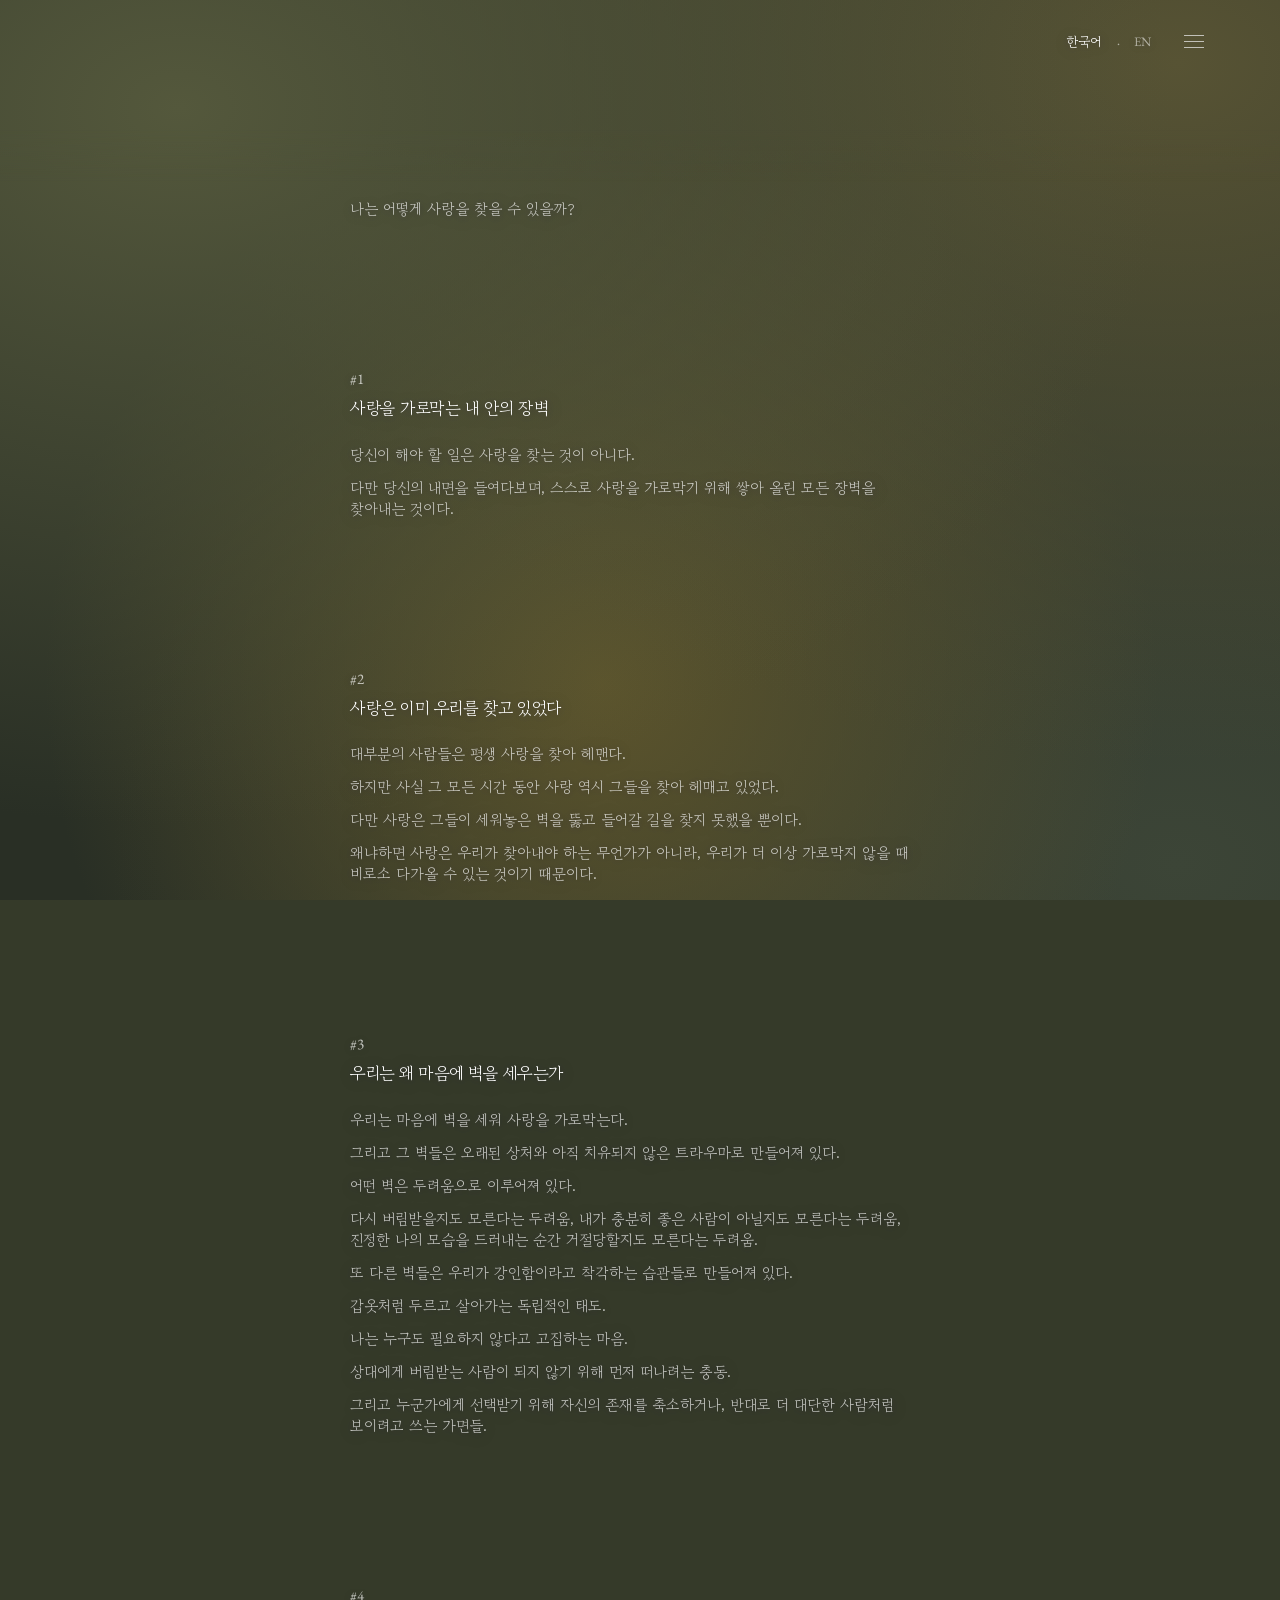
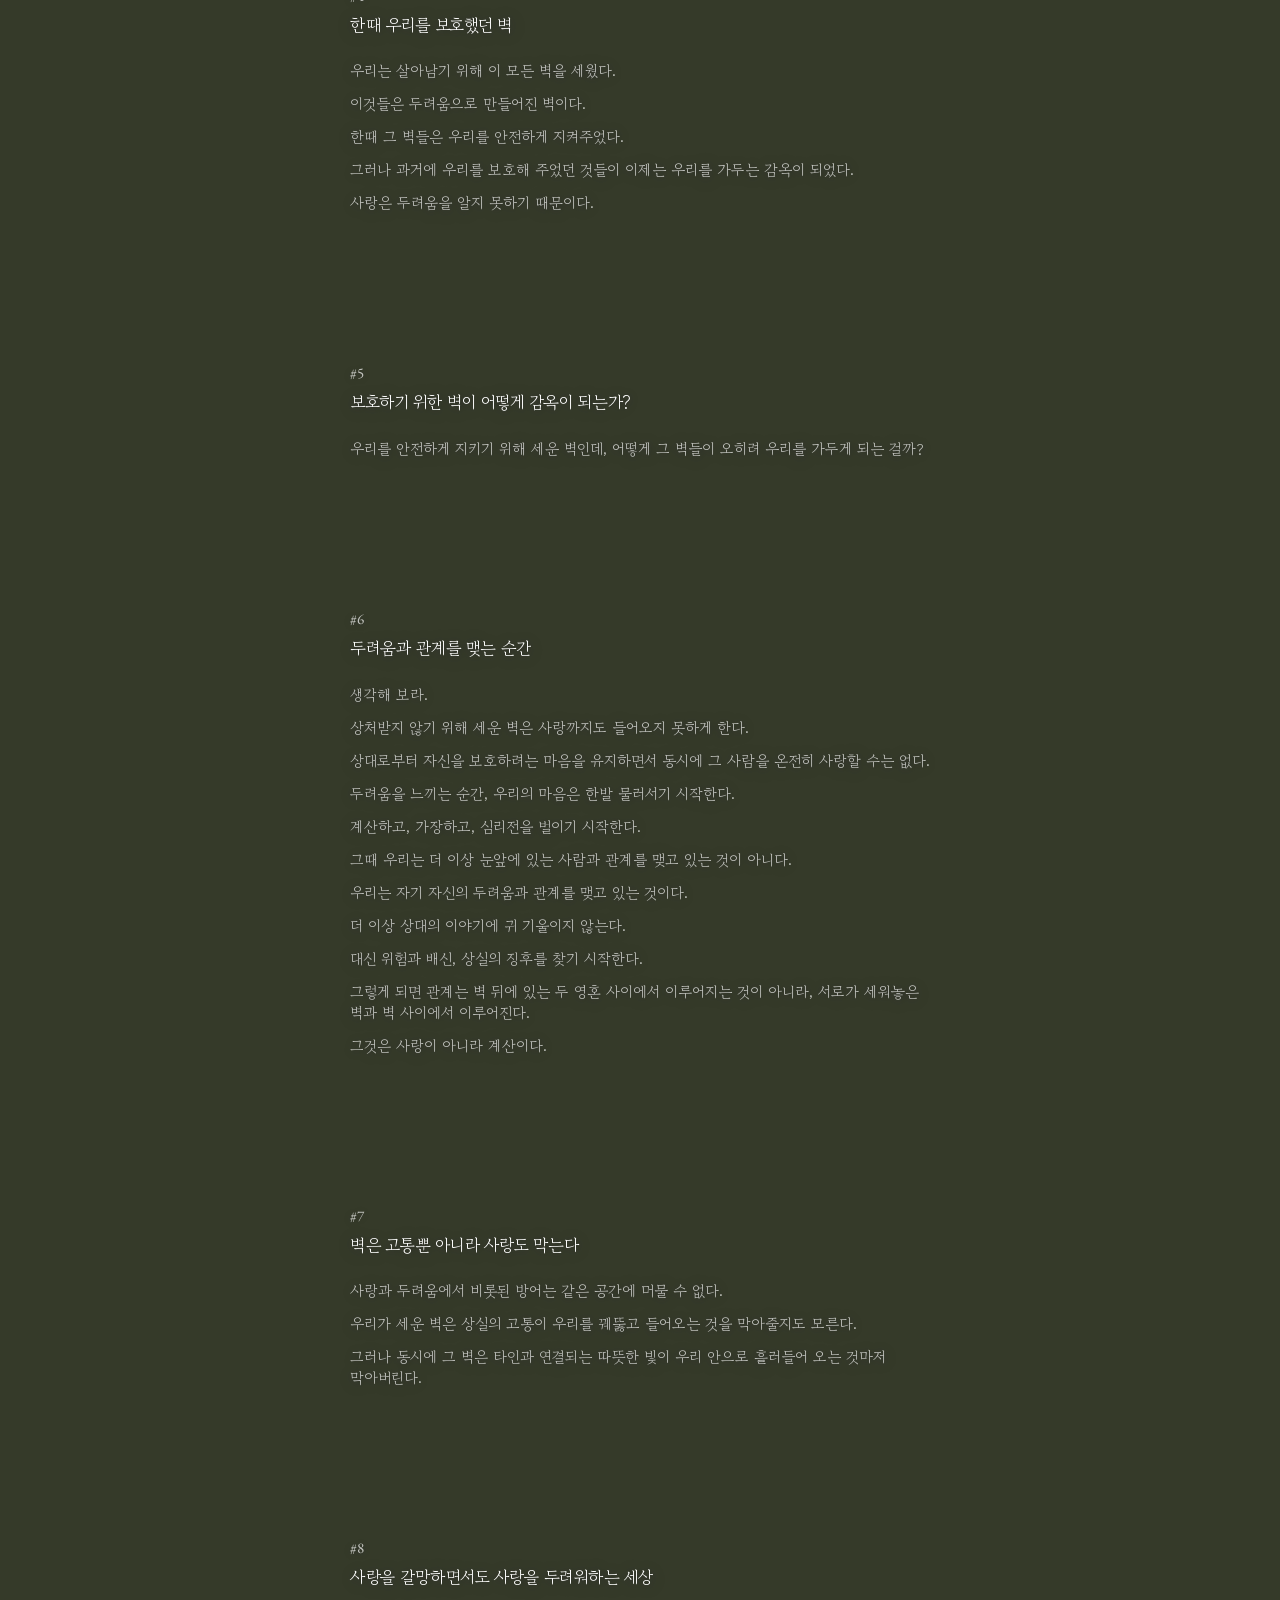
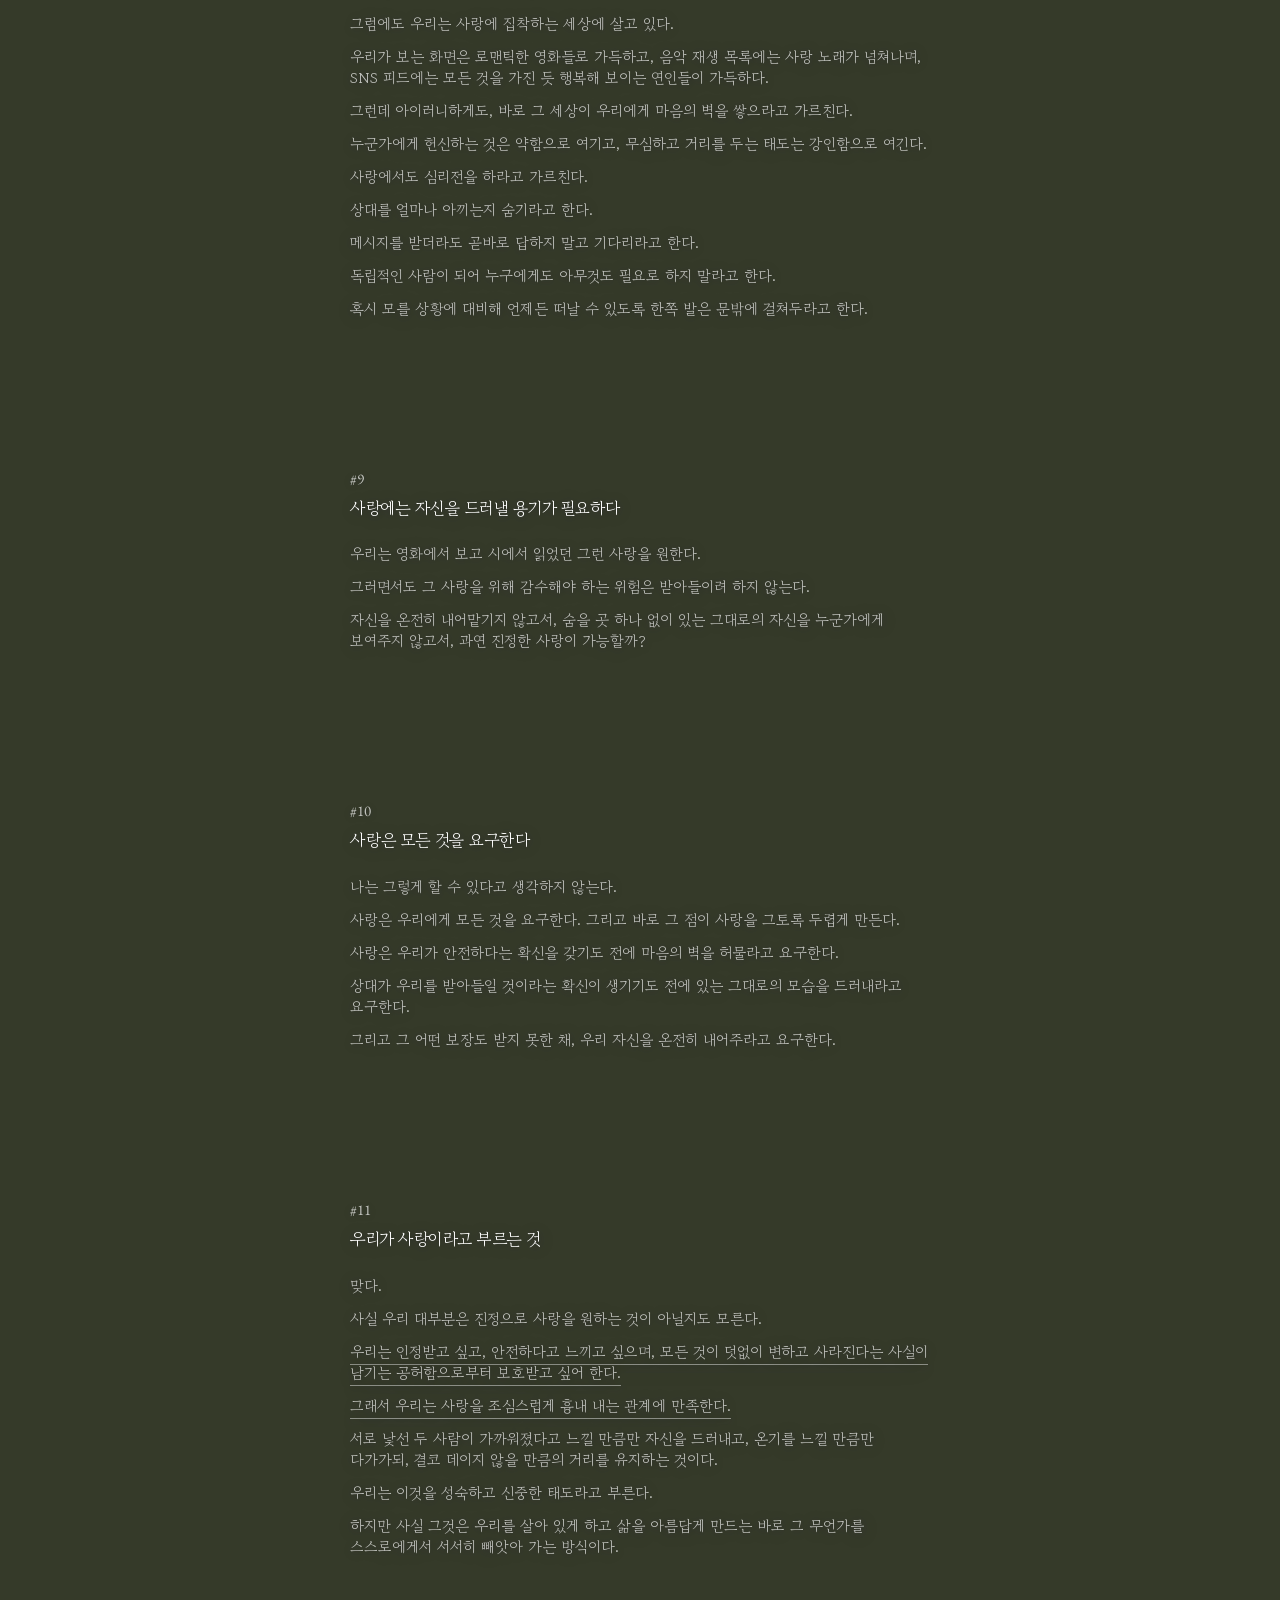
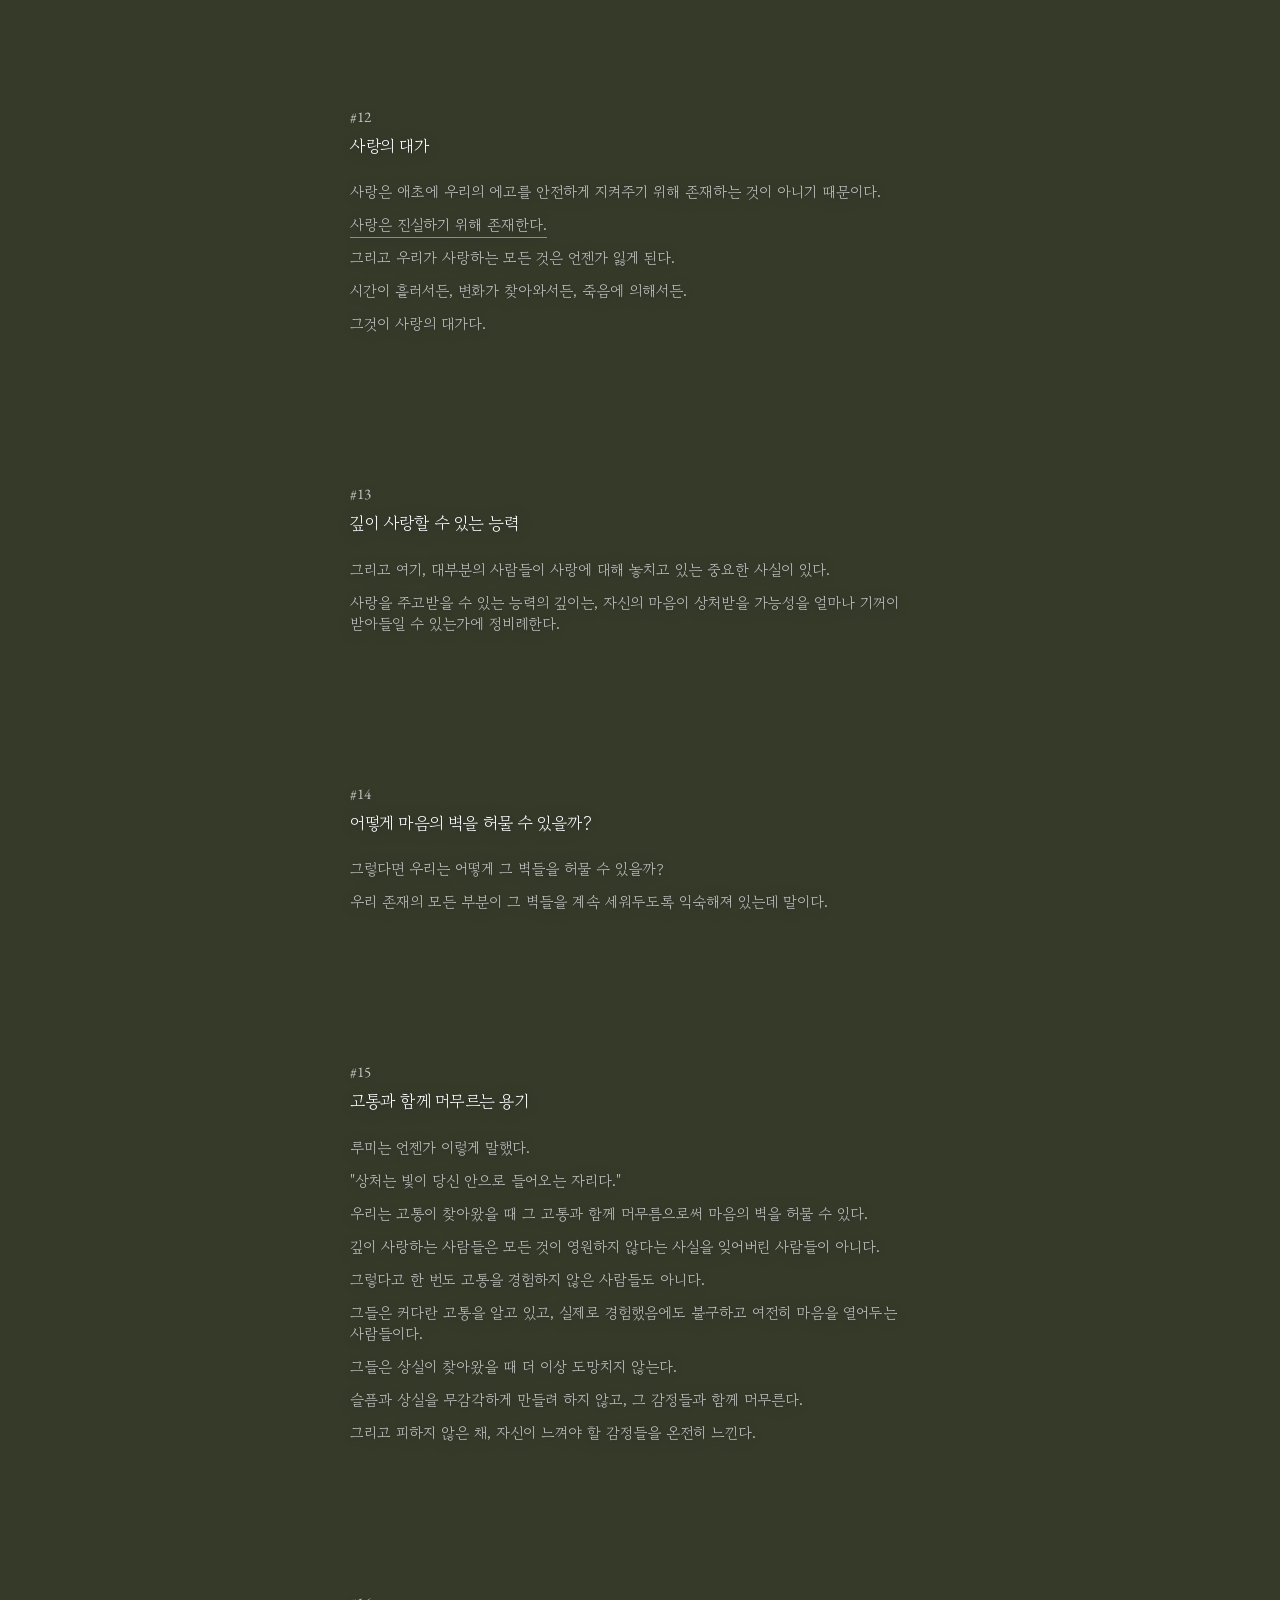
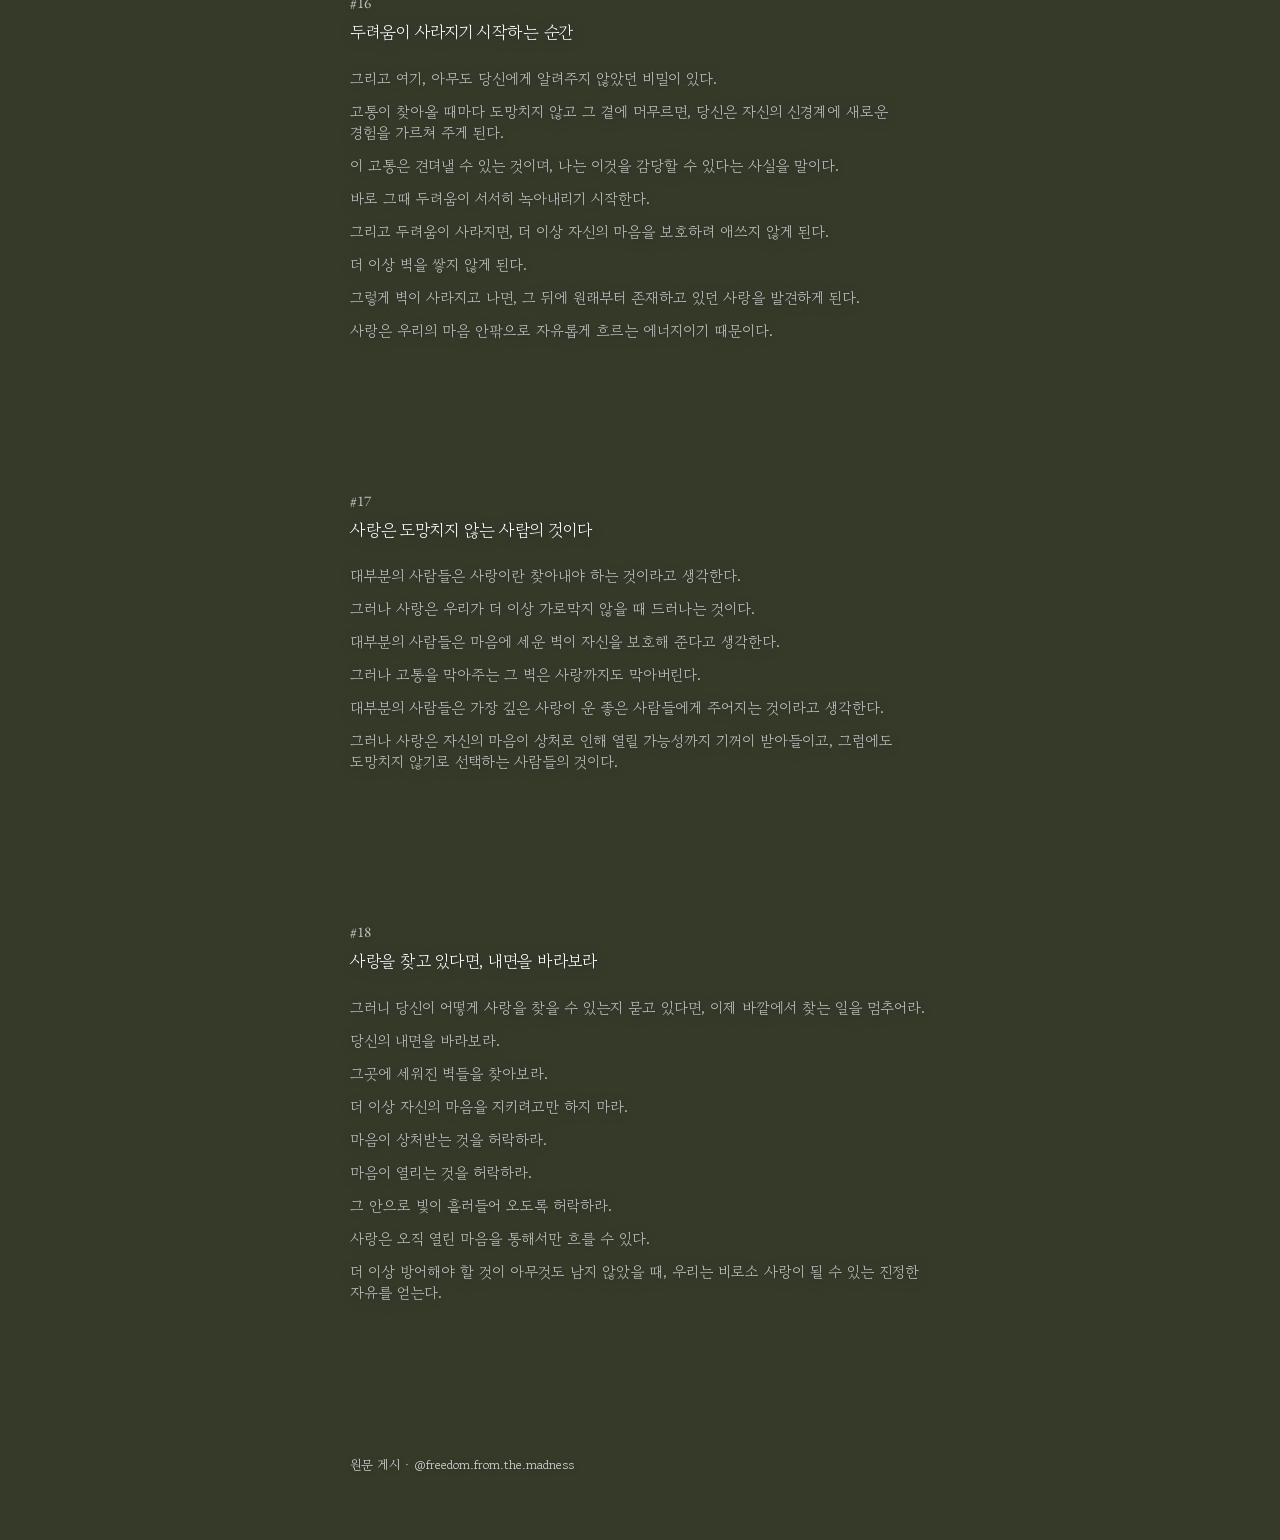
<file: index.html>
<!doctype html><html lang="ko"><head><meta charset="utf-8"><meta name="viewport" content="width=device-width,initial-scale=1,viewport-fit=cover"><title>How do I find love?</title><meta name="description" content="Love without walls · 사랑에 관한 열아홉 편의 글"><meta name="theme-color" content="#353a29"><link rel="preload" href="fonts/GowunBatang-Regular.woff2" as="font" type="font/woff2" crossorigin><link rel="preload" href="fonts/EBGaramond-Regular.ttf" as="font" type="font/ttf" crossorigin><link rel="stylesheet" href="style.css"><script src="reading.js" defer></script></head><body class="home"><a class="skip-link" href="#main">본문 바로가기</a><div class="ambience" aria-hidden="true"></div><div class="reading-veil" aria-hidden="true"></div><header class="site-header"><h1><a class="brand" href="#top" lang="en">How do I find love?</a></h1><nav class="language-toggle" aria-label="본문 언어"><a href="index.html?lang=ko" data-select-language="ko" lang="ko" aria-current="true">한국어</a><span class="nav-divider" lang="en" aria-hidden="true">·</span><a href="en.html?lang=en" data-select-language="en" lang="en" aria-current="false">EN</a></nav></header><div class="reading-surface" id="top"><main id="main" tabindex="-1"><section id="chapter-01" aria-label="01"><div data-language="ko" lang="ko"><div class="verse"><p>나는 어떻게 사랑을 찾을 수 있을까?</p></div></div><div data-language="en" lang="en" hidden><div class="verse"><p>How do I find love?</p></div></div></section><section id="chapter-02" aria-label="02"><div data-language="ko" lang="ko"><span class="chapter-number" lang="en">#1</span><h2><a href="#chapter-02">사랑을 가로막는 내 안의 장벽</a></h2><div class="verse"><p>당신이 해야 할 일은 사랑을 찾는 것이 아니다.</p><p>다만 당신의 내면을 들여다보며, 스스로 사랑을 가로막기 위해 쌓아 올린 모든 장벽을 찾아내는 것이다.</p></div></div><div data-language="en" lang="en" hidden><span class="chapter-number" lang="en">#1</span><h2><a href="#chapter-02">The barriers within</a></h2><div class="verse"><p>Your task is not to find love, but merely to seek and find all the barriers within yourself that you have built against it.</p></div></div></section><section id="chapter-03" aria-label="03"><div data-language="ko" lang="ko"><span class="chapter-number" lang="en">#2</span><h2><a href="#chapter-03">사랑은 이미 우리를 찾고 있었다</a></h2><div class="verse"><p>대부분의 사람들은 평생 사랑을 찾아 헤맨다.</p><p>하지만 사실 그 모든 시간 동안 사랑 역시 그들을 찾아 헤매고 있었다.</p><p>다만 사랑은 그들이 세워놓은 벽을 뚫고 들어갈 길을 찾지 못했을 뿐이다.</p><p>왜냐하면 사랑은 우리가 찾아내야 하는 무언가가 아니라, 우리가 더 이상 가로막지 않을 때 비로소 다가올 수 있는 것이기 때문이다.</p></div></div><div data-language="en" lang="en" hidden><span class="chapter-number" lang="en">#2</span><h2><a href="#chapter-03">Love was searching for us</a></h2><div class="verse"><p>Most people spend their whole lives searching for love, when all along, love was searching for them.</p><p>It just couldn’t find a way through the walls.</p><p>Because love is not something you find, but something you stop blocking.</p></div></div></section><section id="chapter-04" aria-label="04"><div data-language="ko" lang="ko"><span class="chapter-number" lang="en">#3</span><h2><a href="#chapter-04">우리는 왜 마음에 벽을 세우는가</a></h2><div class="verse"><p>우리는 마음에 벽을 세워 사랑을 가로막는다.</p><p>그리고 그 벽들은 오래된 상처와 아직 치유되지 않은 트라우마로 만들어져 있다.</p><p>어떤 벽은 두려움으로 이루어져 있다.</p><p>다시 버림받을지도 모른다는 두려움, 내가 충분히 좋은 사람이 아닐지도 모른다는 두려움, 진정한 나의 모습을 드러내는 순간 거절당할지도 모른다는 두려움.</p><p>또 다른 벽들은 우리가 강인함이라고 착각하는 습관들로 만들어져 있다.</p><p>갑옷처럼 두르고 살아가는 독립적인 태도.</p><p>나는 누구도 필요하지 않다고 고집하는 마음.</p><p>상대에게 버림받는 사람이 되지 않기 위해 먼저 떠나려는 충동.</p><p>그리고 누군가에게 선택받기 위해 자신의 존재를 축소하거나, 반대로 더 대단한 사람처럼 보이려고 쓰는 가면들.</p></div></div><div data-language="en" lang="en" hidden><span class="chapter-number" lang="en">#3</span><h2><a href="#chapter-04">Why we build walls</a></h2><div class="verse"><p>We block love with walls, and those walls are built from old wounds and unhealed trauma.</p><p>Some are made of fear: the fear of being abandoned again, the fear of not being enough, the fear of being rejected the moment we show who we really are.</p><p>Others are made of habits we mistake for strength: the independence we wear like armor, insisting we need no one; the urge to leave first, so we are never the one who gets left; the masks we put on, making ourselves smaller or more impressive, just to be chosen.</p></div></div></section><section id="chapter-05" aria-label="05"><div data-language="ko" lang="ko"><span class="chapter-number" lang="en">#4</span><h2><a href="#chapter-05">한때 우리를 보호했던 벽</a></h2><div class="verse"><p>우리는 살아남기 위해 이 모든 벽을 세웠다.</p><p>이것들은 두려움으로 만들어진 벽이다.</p><p>한때 그 벽들은 우리를 안전하게 지켜주었다.</p><p>그러나 과거에 우리를 보호해 주었던 것들이 이제는 우리를 가두는 감옥이 되었다.</p><p>사랑은 두려움을 알지 못하기 때문이다.</p></div></div><div data-language="en" lang="en" hidden><span class="chapter-number" lang="en">#4</span><h2><a href="#chapter-05">The walls that once protected us</a></h2><div class="verse"><p>We built every one of these walls to survive. These are the walls of fear.</p><p>Once, they kept us safe. But what once protected us now imprisons us.</p><p>Because love knows no fear.</p></div></div></section><section id="chapter-06" aria-label="06"><div data-language="ko" lang="ko"><span class="chapter-number" lang="en">#5</span><h2><a href="#chapter-06">보호하기 위한 벽이 어떻게 감옥이 되는가?</a></h2><div class="verse"><p>우리를 안전하게 지키기 위해 세운 벽인데, 어떻게 그 벽들이 오히려 우리를 가두게 되는 걸까?</p></div></div><div data-language="en" lang="en" hidden><span class="chapter-number" lang="en">#5</span><h2><a href="#chapter-06">When protection becomes a prison</a></h2><div class="verse"><p>How do these walls imprison us, if they were meant to keep us safe?</p></div></div></section><section id="chapter-07" aria-label="07"><div data-language="ko" lang="ko"><span class="chapter-number" lang="en">#6</span><h2><a href="#chapter-07">두려움과 관계를 맺는 순간</a></h2><div class="verse"><p>생각해 보라.</p><p>상처받지 않기 위해 세운 벽은 사랑까지도 들어오지 못하게 한다.</p><p>상대로부터 자신을 보호하려는 마음을 유지하면서 동시에 그 사람을 온전히 사랑할 수는 없다.</p><p>두려움을 느끼는 순간, 우리의 마음은 한발 물러서기 시작한다.</p><p>계산하고, 가장하고, 심리전을 벌이기 시작한다.</p><p>그때 우리는 더 이상 눈앞에 있는 사람과 관계를 맺고 있는 것이 아니다.</p><p>우리는 자기 자신의 두려움과 관계를 맺고 있는 것이다.</p><p>더 이상 상대의 이야기에 귀 기울이지 않는다.</p><p>대신 위험과 배신, 상실의 징후를 찾기 시작한다.</p><p>그렇게 되면 관계는 벽 뒤에 있는 두 영혼 사이에서 이루어지는 것이 아니라, 서로가 세워놓은 벽과 벽 사이에서 이루어진다.</p><p>그것은 사랑이 아니라 계산이다.</p></div></div><div data-language="en" lang="en" hidden><span class="chapter-number" lang="en">#6</span><h2><a href="#chapter-07">Relating to our own fear</a></h2><div class="verse"><p>You see, the walls that keep out heartbreak keep out love as well.</p><p>You cannot love someone fully while protecting yourself from them.</p><p>The moment you are afraid, your mind begins to hold back, to calculate, to pretend, to play games.</p><p>You are no longer relating to the person in front of you; you are relating to your own fear.</p><p>You are no longer listening to them; you are looking for danger, betrayal, loss.</p><p>Relationships are between walls, not the souls behind them. That’s not love but a calculation.</p></div></div></section><section id="chapter-08" aria-label="08"><div data-language="ko" lang="ko"><span class="chapter-number" lang="en">#7</span><h2><a href="#chapter-08">벽은 고통뿐 아니라 사랑도 막는다</a></h2><div class="verse"><p>사랑과 두려움에서 비롯된 방어는 같은 공간에 머물 수 없다.</p><p>우리가 세운 벽은 상실의 고통이 우리를 꿰뚫고 들어오는 것을 막아줄지도 모른다.</p><p>그러나 동시에 그 벽은 타인과 연결되는 따뜻한 빛이 우리 안으로 흘러들어 오는 것마저 막아버린다.</p></div></div><div data-language="en" lang="en" hidden><span class="chapter-number" lang="en">#7</span><h2><a href="#chapter-08">Walls keep out love, too</a></h2><div class="verse"><p>Love and defense that comes from fear cannot occupy the same space.</p><p>The walls may stop loss from piercing you, but they also stop the light of connection from flowing in.</p></div></div></section><section id="chapter-09" aria-label="09"><div data-language="ko" lang="ko"><span class="chapter-number" lang="en">#8</span><h2><a href="#chapter-09">사랑을 갈망하면서도 사랑을 두려워하는 세상</a></h2><div class="verse"><p>그럼에도 우리는 사랑에 집착하는 세상에 살고 있다.</p><p>우리가 보는 화면은 로맨틱한 영화들로 가득하고, 음악 재생 목록에는 사랑 노래가 넘쳐나며, SNS 피드에는 모든 것을 가진 듯 행복해 보이는 연인들이 가득하다.</p><p>그런데 아이러니하게도, 바로 그 세상이 우리에게 마음의 벽을 쌓으라고 가르친다.</p><p>누군가에게 헌신하는 것은 약함으로 여기고, 무심하고 거리를 두는 태도는 강인함으로 여긴다.</p><p>사랑에서도 심리전을 하라고 가르친다.</p><p>상대를 얼마나 아끼는지 숨기라고 한다.</p><p>메시지를 받더라도 곧바로 답하지 말고 기다리라고 한다.</p><p>독립적인 사람이 되어 누구에게도 아무것도 필요로 하지 말라고 한다.</p><p>혹시 모를 상황에 대비해 언제든 떠날 수 있도록 한쪽 발은 문밖에 걸쳐두라고 한다.</p></div></div><div data-language="en" lang="en" hidden><span class="chapter-number" lang="en">#8</span><h2><a href="#chapter-09">A world longing for love, afraid of love</a></h2><div class="verse"><p>Yet, we live in a world obsessed with love.</p><p>Our screens are filled with romantic movies, our playlists with love songs, and our feeds with couples who seem to have it all.</p><p>And yet, that same world teaches us to build walls. It treats devotion as weakness and aloofness as strength.</p><p>It teaches us to play games. To hide how much we care. To wait before texting back.</p><p>To be independent and never need anything from anyone. To keep one foot out the door, just in case.</p></div></div></section><section id="chapter-10" aria-label="10"><div data-language="ko" lang="ko"><span class="chapter-number" lang="en">#9</span><h2><a href="#chapter-10">사랑에는 자신을 드러낼 용기가 필요하다</a></h2><div class="verse"><p>우리는 영화에서 보고 시에서 읽었던 그런 사랑을 원한다.</p><p>그러면서도 그 사랑을 위해 감수해야 하는 위험은 받아들이려 하지 않는다.</p><p>자신을 온전히 내어맡기지 않고서, 숨을 곳 하나 없이 있는 그대로의 자신을 누군가에게 보여주지 않고서, 과연 진정한 사랑이 가능할까?</p></div></div><div data-language="en" lang="en" hidden><span class="chapter-number" lang="en">#9</span><h2><a href="#chapter-10">The courage to be seen</a></h2><div class="verse"><p>We want the love we see in the movies and read in the poems, but we refuse to risk what that love requires.</p><p>Can there truly be love without surrender, without letting someone see us with nothing left to hide behind?</p></div></div></section><section id="chapter-11" aria-label="11"><div data-language="ko" lang="ko"><span class="chapter-number" lang="en">#10</span><h2><a href="#chapter-11">사랑은 모든 것을 요구한다</a></h2><div class="verse"><p>나는 그렇게 할 수 있다고 생각하지 않는다.</p><p>사랑은 우리에게 모든 것을 요구한다. 그리고 바로 그 점이 사랑을 그토록 두렵게 만든다.</p><p>사랑은 우리가 안전하다는 확신을 갖기도 전에 마음의 벽을 허물라고 요구한다.</p><p>상대가 우리를 받아들일 것이라는 확신이 생기기도 전에 있는 그대로의 모습을 드러내라고 요구한다.</p><p>그리고 그 어떤 보장도 받지 못한 채, 우리 자신을 온전히 내어주라고 요구한다.</p></div></div><div data-language="en" lang="en" hidden><span class="chapter-number" lang="en">#10</span><h2><a href="#chapter-11">Love asks for everything</a></h2><div class="verse"><p>I don’t believe there can. Love asks for everything, and that is precisely what makes it so terrifying.</p><p>It asks us to take down our walls before we know we are safe, to be seen before we know we will be accepted, and to give ourselves fully without any guarantee in return.</p></div></div></section><section id="chapter-12" aria-label="12"><div data-language="ko" lang="ko"><span class="chapter-number" lang="en">#11</span><h2><a href="#chapter-12">우리가 사랑이라고 부르는 것</a></h2><div class="verse"><p>맞다.</p><p>사실 우리 대부분은 진정으로 사랑을 원하는 것이 아닐지도 모른다.</p><p class="emphasis">우리는 인정받고 싶고, 안전하다고 느끼고 싶으며, 모든 것이 덧없이 변하고 사라진다는 사실이 남기는 공허함으로부터 보호받고 싶어 한다.</p><p class="emphasis">그래서 우리는 사랑을 조심스럽게 흉내 내는 관계에 만족한다.</p><p>서로 낯선 두 사람이 가까워졌다고 느낄 만큼만 자신을 드러내고, 온기를 느낄 만큼만 다가가되, 결코 데이지 않을 만큼의 거리를 유지하는 것이다.</p><p>우리는 이것을 성숙하고 신중한 태도라고 부른다.</p><p>하지만 사실 그것은 우리를 살아 있게 하고 삶을 아름답게 만드는 바로 그 무언가를 스스로에게서 서서히 빼앗아 가는 방식이다.</p></div></div><div data-language="en" lang="en" hidden><span class="chapter-number" lang="en">#11</span><h2><a href="#chapter-12">What we call love</a></h2><div class="verse"><p>Exactly. The truth is, most of us don’t really want love.</p><p>We want to be validated, secured, and shielded from the void of impermanence.</p><p>So we settle for a careful imitation of love: two &quot;strangers&quot; revealing just enough to feel close, standing near enough to feel warm, but far enough to never get burned.</p><p>We call it being mature and careful.</p><p>In reality, it is a slow way of starving ourselves of the very thing that keeps us alive and makes life beautiful.</p></div></div></section><section id="chapter-13" aria-label="13"><div data-language="ko" lang="ko"><span class="chapter-number" lang="en">#12</span><h2><a href="#chapter-13">사랑의 대가</a></h2><div class="verse"><p>사랑은 애초에 우리의 에고를 안전하게 지켜주기 위해 존재하는 것이 아니기 때문이다.</p><p class="emphasis">사랑은 진실하기 위해 존재한다.</p><p>그리고 우리가 사랑하는 모든 것은 언젠가 잃게 된다.</p><p>시간이 흘러서든, 변화가 찾아와서든, 죽음에 의해서든.</p><p>그것이 사랑의 대가다.</p></div></div><div data-language="en" lang="en" hidden><span class="chapter-number" lang="en">#12</span><h2><a href="#chapter-13">The price of love</a></h2><div class="verse"><p>Because love was never meant to be safe for our egos.</p><p class="emphasis">It was meant to be true.</p><p>And everything you love, you will one day lose, whether to time, to change, or to death.</p><p>That is the price of love.</p></div></div></section><section id="chapter-14" aria-label="14"><div data-language="ko" lang="ko"><span class="chapter-number" lang="en">#13</span><h2><a href="#chapter-14">깊이 사랑할 수 있는 능력</a></h2><div class="verse"><p>그리고 여기, 대부분의 사람들이 사랑에 대해 놓치고 있는 중요한 사실이 있다.</p><p>사랑을 주고받을 수 있는 능력의 깊이는, 자신의 마음이 상처받을 가능성을 얼마나 기꺼이 받아들일 수 있는가에 정비례한다.</p></div></div><div data-language="en" lang="en" hidden><span class="chapter-number" lang="en">#13</span><h2><a href="#chapter-14">The capacity to love deeply</a></h2><div class="verse"><p>And here is what most people miss about love: the depth of your capacity to give and receive love is directly proportional to your willingness to have your heart broken.</p></div></div></section><section id="chapter-15" aria-label="15"><div data-language="ko" lang="ko"><span class="chapter-number" lang="en">#14</span><h2><a href="#chapter-15">어떻게 마음의 벽을 허물 수 있을까?</a></h2><div class="verse"><p>그렇다면 우리는 어떻게 그 벽들을 허물 수 있을까?</p><p>우리 존재의 모든 부분이 그 벽들을 계속 세워두도록 익숙해져 있는데 말이다.</p></div></div><div data-language="en" lang="en" hidden><span class="chapter-number" lang="en">#14</span><h2><a href="#chapter-15">How do we take the walls down?</a></h2><div class="verse"><p>So how do we take the walls down, when every part of us is wired to keep them up?</p></div></div></section><section id="chapter-16" aria-label="16"><div data-language="ko" lang="ko"><span class="chapter-number" lang="en">#15</span><h2><a href="#chapter-16">고통과 함께 머무르는 용기</a></h2><div class="verse"><p>루미는 언젠가 이렇게 말했다.</p><p>&quot;상처는 빛이 당신 안으로 들어오는 자리다.&quot;</p><p>우리는 고통이 찾아왔을 때 그 고통과 함께 머무름으로써 마음의 벽을 허물 수 있다.</p><p>깊이 사랑하는 사람들은 모든 것이 영원하지 않다는 사실을 잊어버린 사람들이 아니다.</p><p>그렇다고 한 번도 고통을 경험하지 않은 사람들도 아니다.</p><p>그들은 커다란 고통을 알고 있고, 실제로 경험했음에도 불구하고 여전히 마음을 열어두는 사람들이다.</p><p>그들은 상실이 찾아왔을 때 더 이상 도망치지 않는다.</p><p>슬픔과 상실을 무감각하게 만들려 하지 않고, 그 감정들과 함께 머무른다.</p><p>그리고 피하지 않은 채, 자신이 느껴야 할 감정들을 온전히 느낀다.</p></div></div><div data-language="en" lang="en" hidden><span class="chapter-number" lang="en">#15</span><h2><a href="#chapter-16">The courage to stay with pain</a></h2><div class="verse"><p>Rumi once said that the wound is the place where the light enters you.</p><p>You demolish those walls when you stay with pain and it comes.</p><p>The ones who love deeply aren’t the ones who forget that nothing is permanent, nor are they the ones who never experienced pain.</p><p>They’re the ones who know and have known great pain and stay open anyway.</p><p>They have stopped running when loss comes. They have sat with grief and loss without numbing it, and felt what needed to be felt without escaping.</p></div></div></section><section id="chapter-17" aria-label="17"><div data-language="ko" lang="ko"><span class="chapter-number" lang="en">#16</span><h2><a href="#chapter-17">두려움이 사라지기 시작하는 순간</a></h2><div class="verse"><p>그리고 여기, 아무도 당신에게 알려주지 않았던 비밀이 있다.</p><p>고통이 찾아올 때마다 도망치지 않고 그 곁에 머무르면, 당신은 자신의 신경계에 새로운 경험을 가르쳐 주게 된다.</p><p>이 고통은 견뎌낼 수 있는 것이며, 나는 이것을 감당할 수 있다는 사실을 말이다.</p><p>바로 그때 두려움이 서서히 녹아내리기 시작한다.</p><p>그리고 두려움이 사라지면, 더 이상 자신의 마음을 보호하려 애쓰지 않게 된다.</p><p>더 이상 벽을 쌓지 않게 된다.</p><p>그렇게 벽이 사라지고 나면, 그 뒤에 원래부터 존재하고 있던 사랑을 발견하게 된다.</p><p>사랑은 우리의 마음 안팎으로 자유롭게 흐르는 에너지이기 때문이다.</p></div></div><div data-language="en" lang="en" hidden><span class="chapter-number" lang="en">#16</span><h2><a href="#chapter-17">When fear begins to dissolve</a></h2><div class="verse"><p class="emphasis">And here is the secret that no one tells you: every time you stay with pain, you teach your nervous system that it is survivable, that you can handle it.</p><p>That is when fear begins to dissolve. And when fear dissolves, you stop trying to protect your heart. You stop building walls.</p><p>And love is simply what is found behind those walls, it is the energy that moves freely in and out of your heart.</p></div></div></section><section id="chapter-18" aria-label="18"><div data-language="ko" lang="ko"><span class="chapter-number" lang="en">#17</span><h2><a href="#chapter-18">사랑은 도망치지 않는 사람의 것이다</a></h2><div class="verse"><p>대부분의 사람들은 사랑이란 찾아내야 하는 것이라고 생각한다.</p><p>그러나 사랑은 우리가 더 이상 가로막지 않을 때 드러나는 것이다.</p><p>대부분의 사람들은 마음에 세운 벽이 자신을 보호해 준다고 생각한다.</p><p>그러나 고통을 막아주는 그 벽은 사랑까지도 막아버린다.</p><p>대부분의 사람들은 가장 깊은 사랑이 운 좋은 사람들에게 주어지는 것이라고 생각한다.</p><p>그러나 사랑은 자신의 마음이 상처로 인해 열릴 가능성까지 기꺼이 받아들이고, 그럼에도 도망치지 않기로 선택하는 사람들의 것이다.</p></div></div><div data-language="en" lang="en" hidden><span class="chapter-number" lang="en">#17</span><h2><a href="#chapter-18">Love belongs to those who stay</a></h2><div class="verse"><p>Most people think love is something you find, yet, love is something you stop blocking.</p><p>Most people think walls protect their hearts, yet, the walls that keep out pain keep out love too.</p><p>Most people think the deepest love belongs to the lucky, yet, love belongs to those willing to have their hearts broken open and choose not to run.</p></div></div></section><section id="chapter-19" aria-label="19"><div data-language="ko" lang="ko"><span class="chapter-number" lang="en">#18</span><h2><a href="#chapter-19">사랑을 찾고 있다면, 내면을 바라보라</a></h2><div class="verse"><p>그러니 당신이 어떻게 사랑을 찾을 수 있는지 묻고 있다면, 이제 바깥에서 찾는 일을 멈추어라.</p><p>당신의 내면을 바라보라.</p><p>그곳에 세워진 벽들을 찾아보라.</p><p>더 이상 자신의 마음을 지키려고만 하지 마라.</p><p>마음이 상처받는 것을 허락하라.</p><p>마음이 열리는 것을 허락하라.</p><p>그 안으로 빛이 흘러들어 오도록 허락하라.</p><p>사랑은 오직 열린 마음을 통해서만 흐를 수 있다.</p><p>더 이상 방어해야 할 것이 아무것도 남지 않았을 때, 우리는 비로소 사랑이 될 수 있는 진정한 자유를 얻는다.</p></div></div><div data-language="en" lang="en" hidden><span class="chapter-number" lang="en">#18</span><h2><a href="#chapter-19">Look within</a></h2><div class="verse"><p>So if you are asking how to find love, stop looking out there. Look within. Find those walls.</p><p>Stop guarding your heart. Let it break. Let it open. Let the light flow in.</p><p>Love can only flow through an open heart; when there is nothing left to defend one is truly free to be love.</p></div></div></section></main><footer><a href="https://www.instagram.com/freedom.from.the.madness/" rel="noopener noreferrer" target="_blank"><span data-source-label>원문 게시</span> · @freedom.from.the.madness</a></footer></div></body></html>
</file>
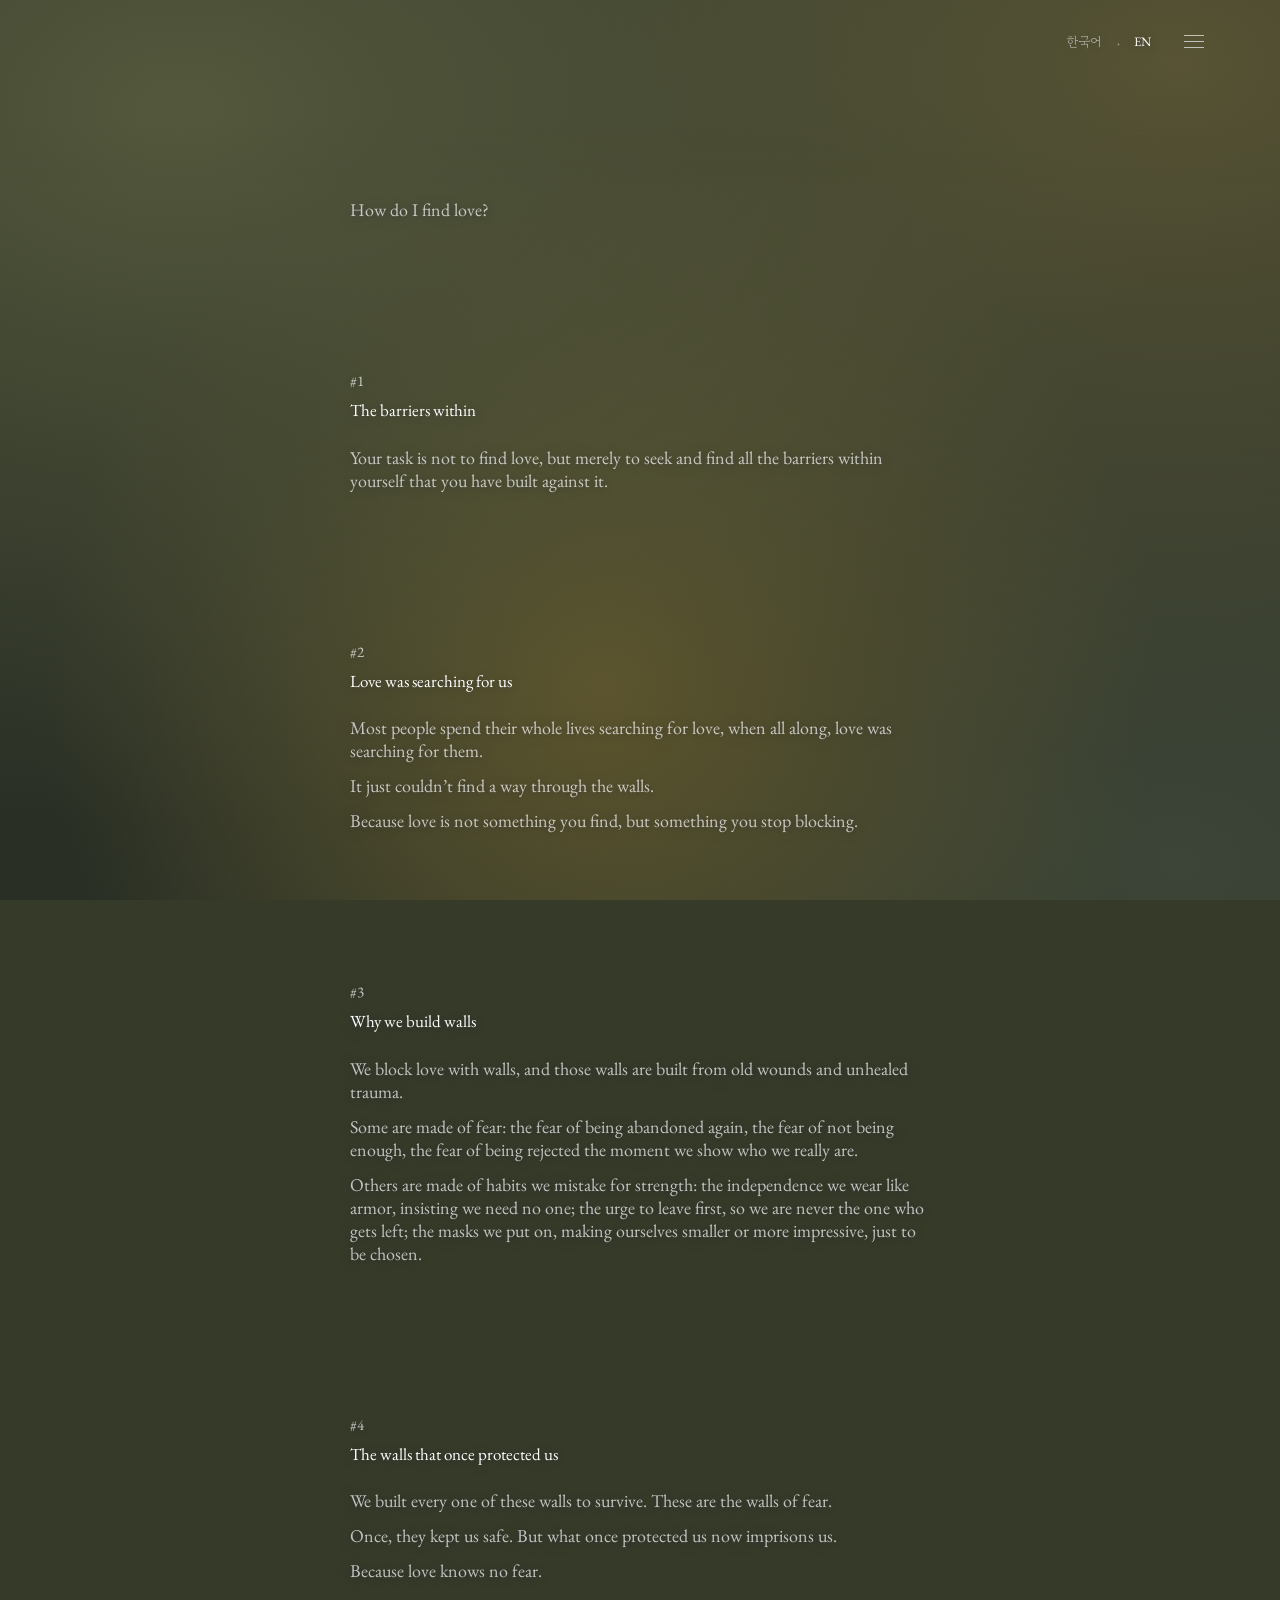
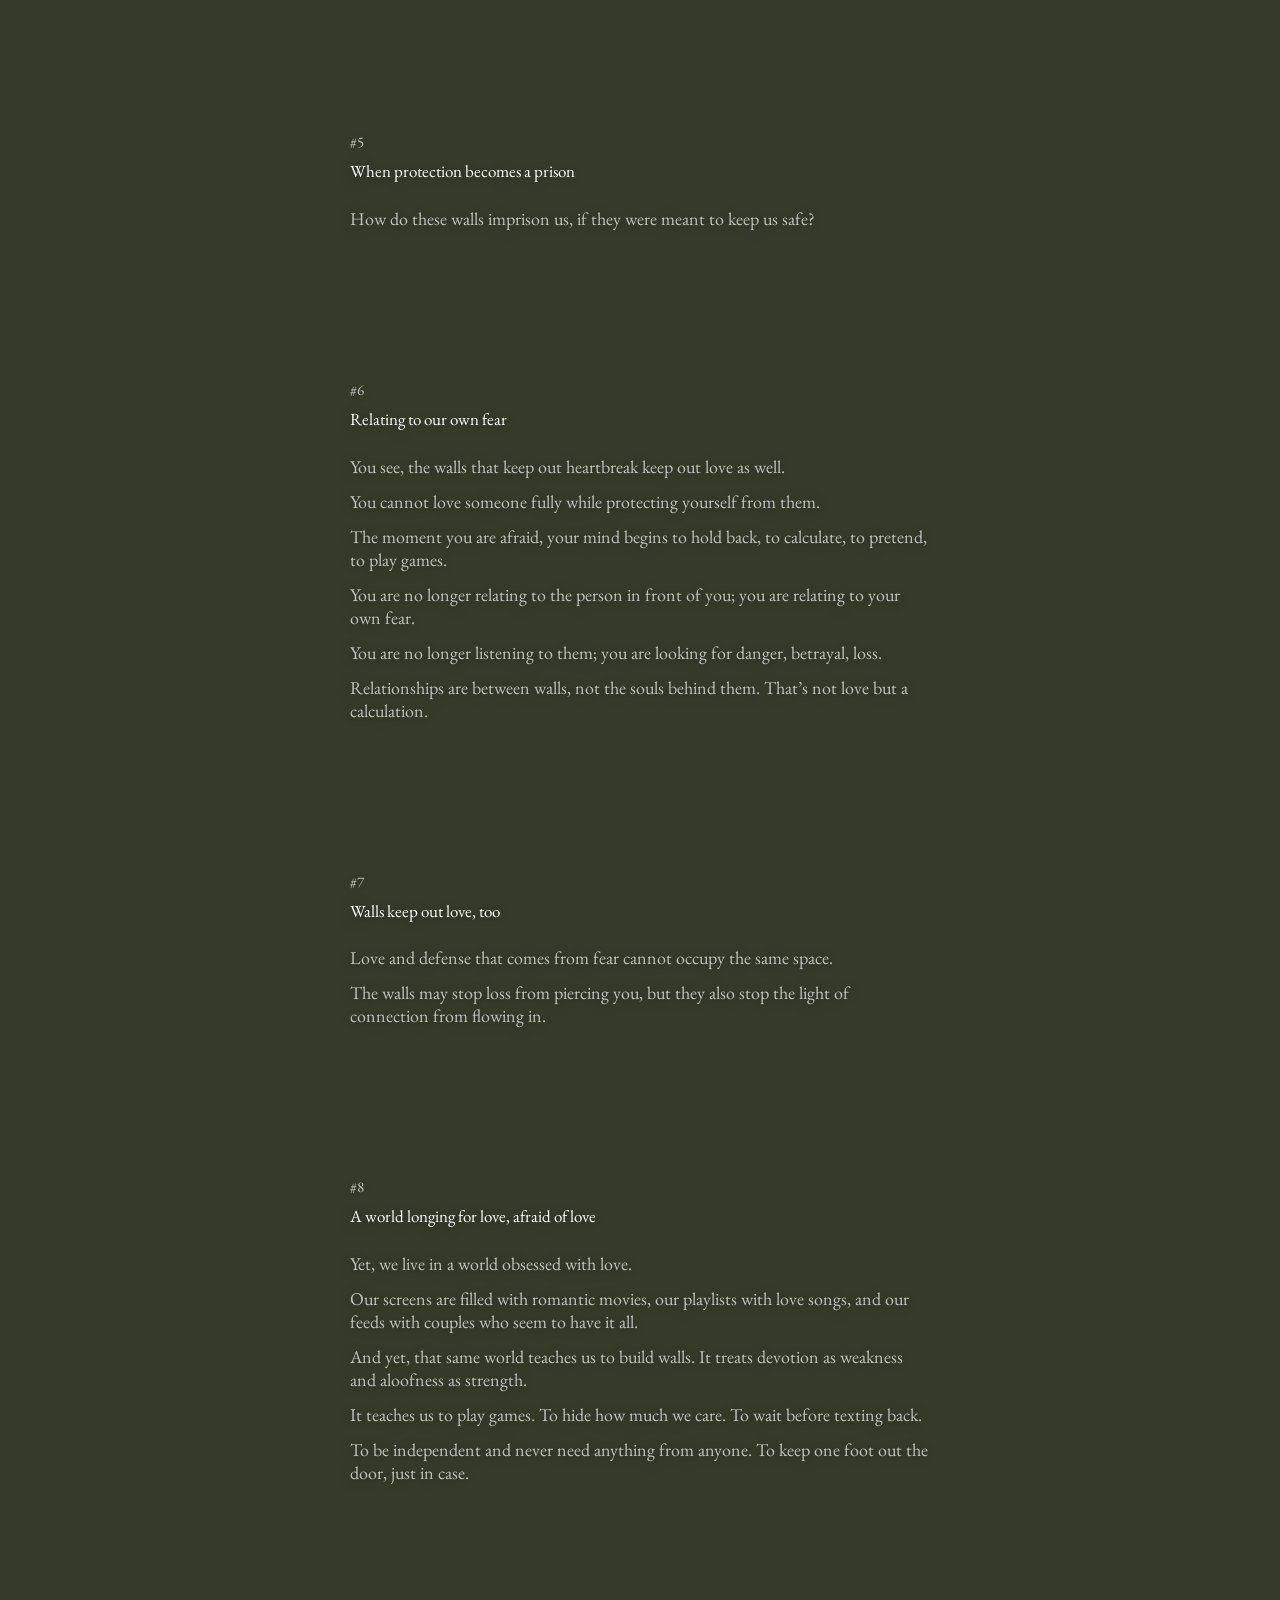
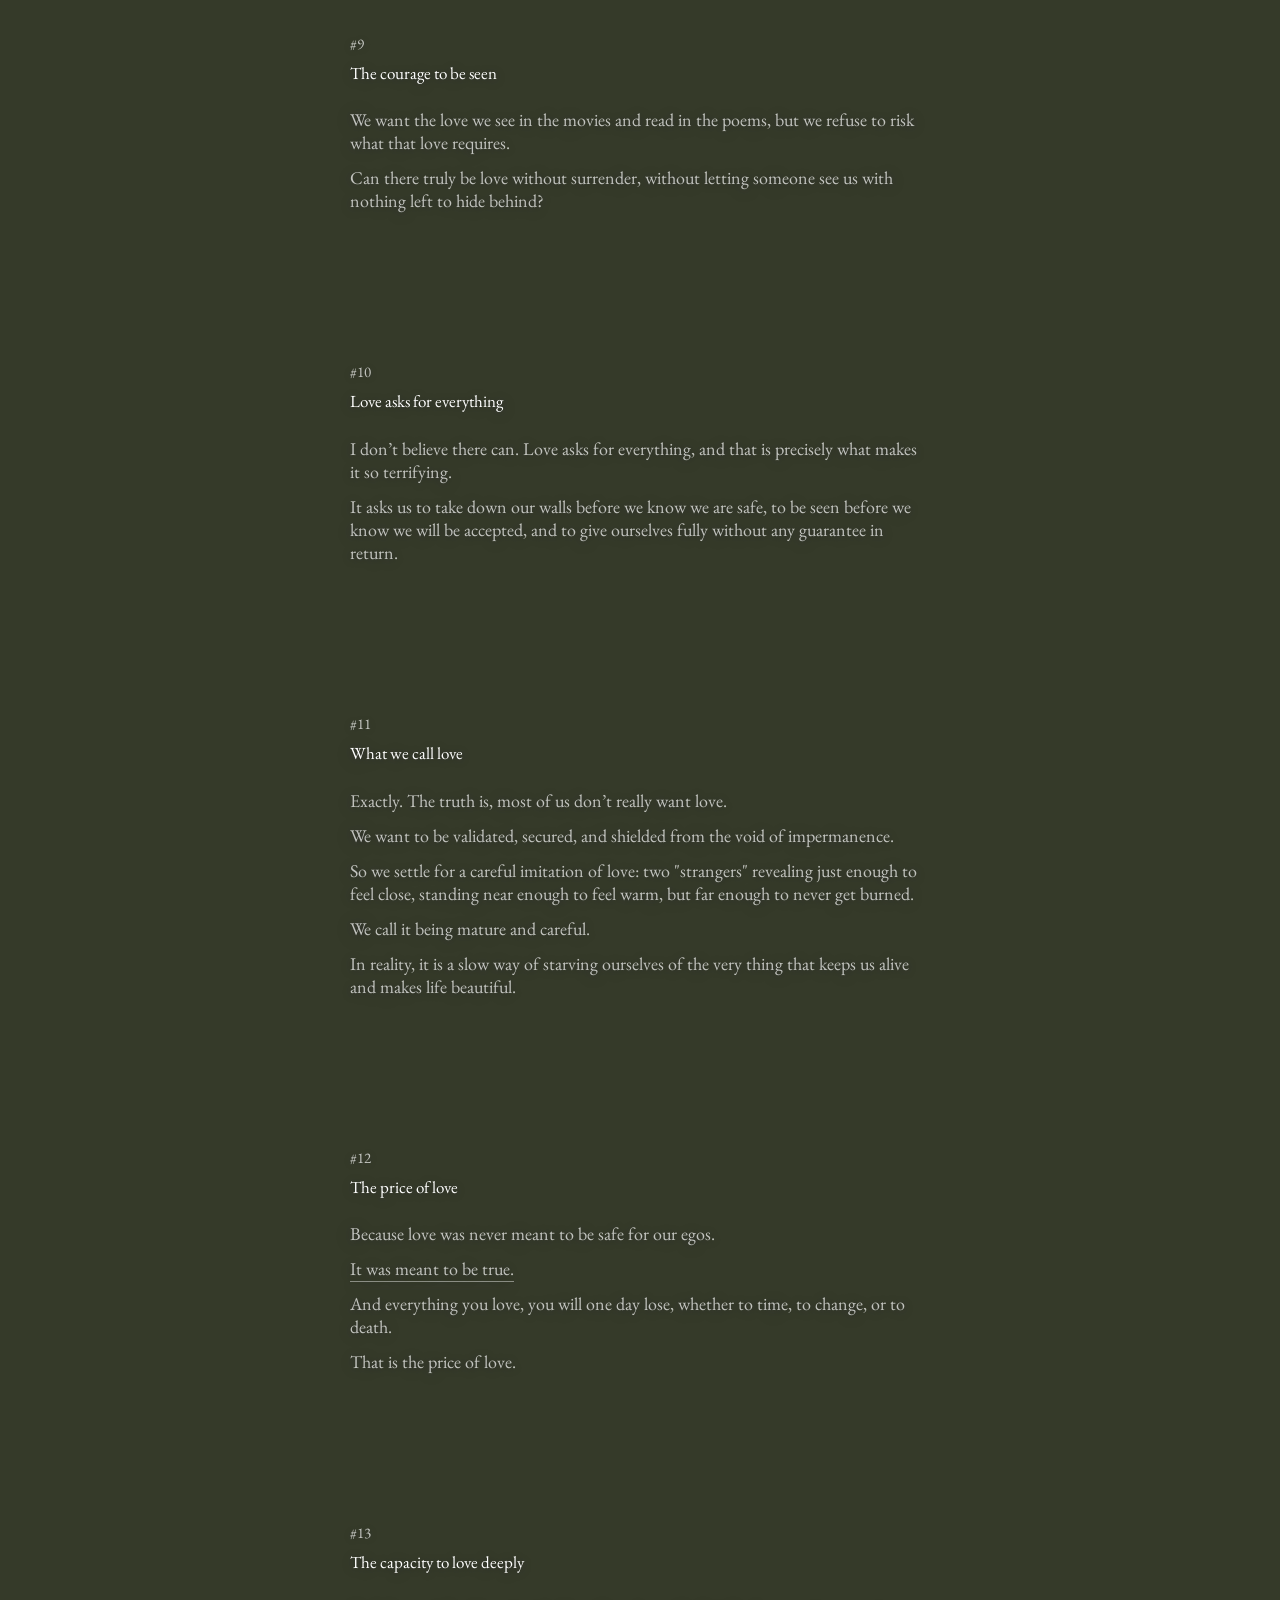
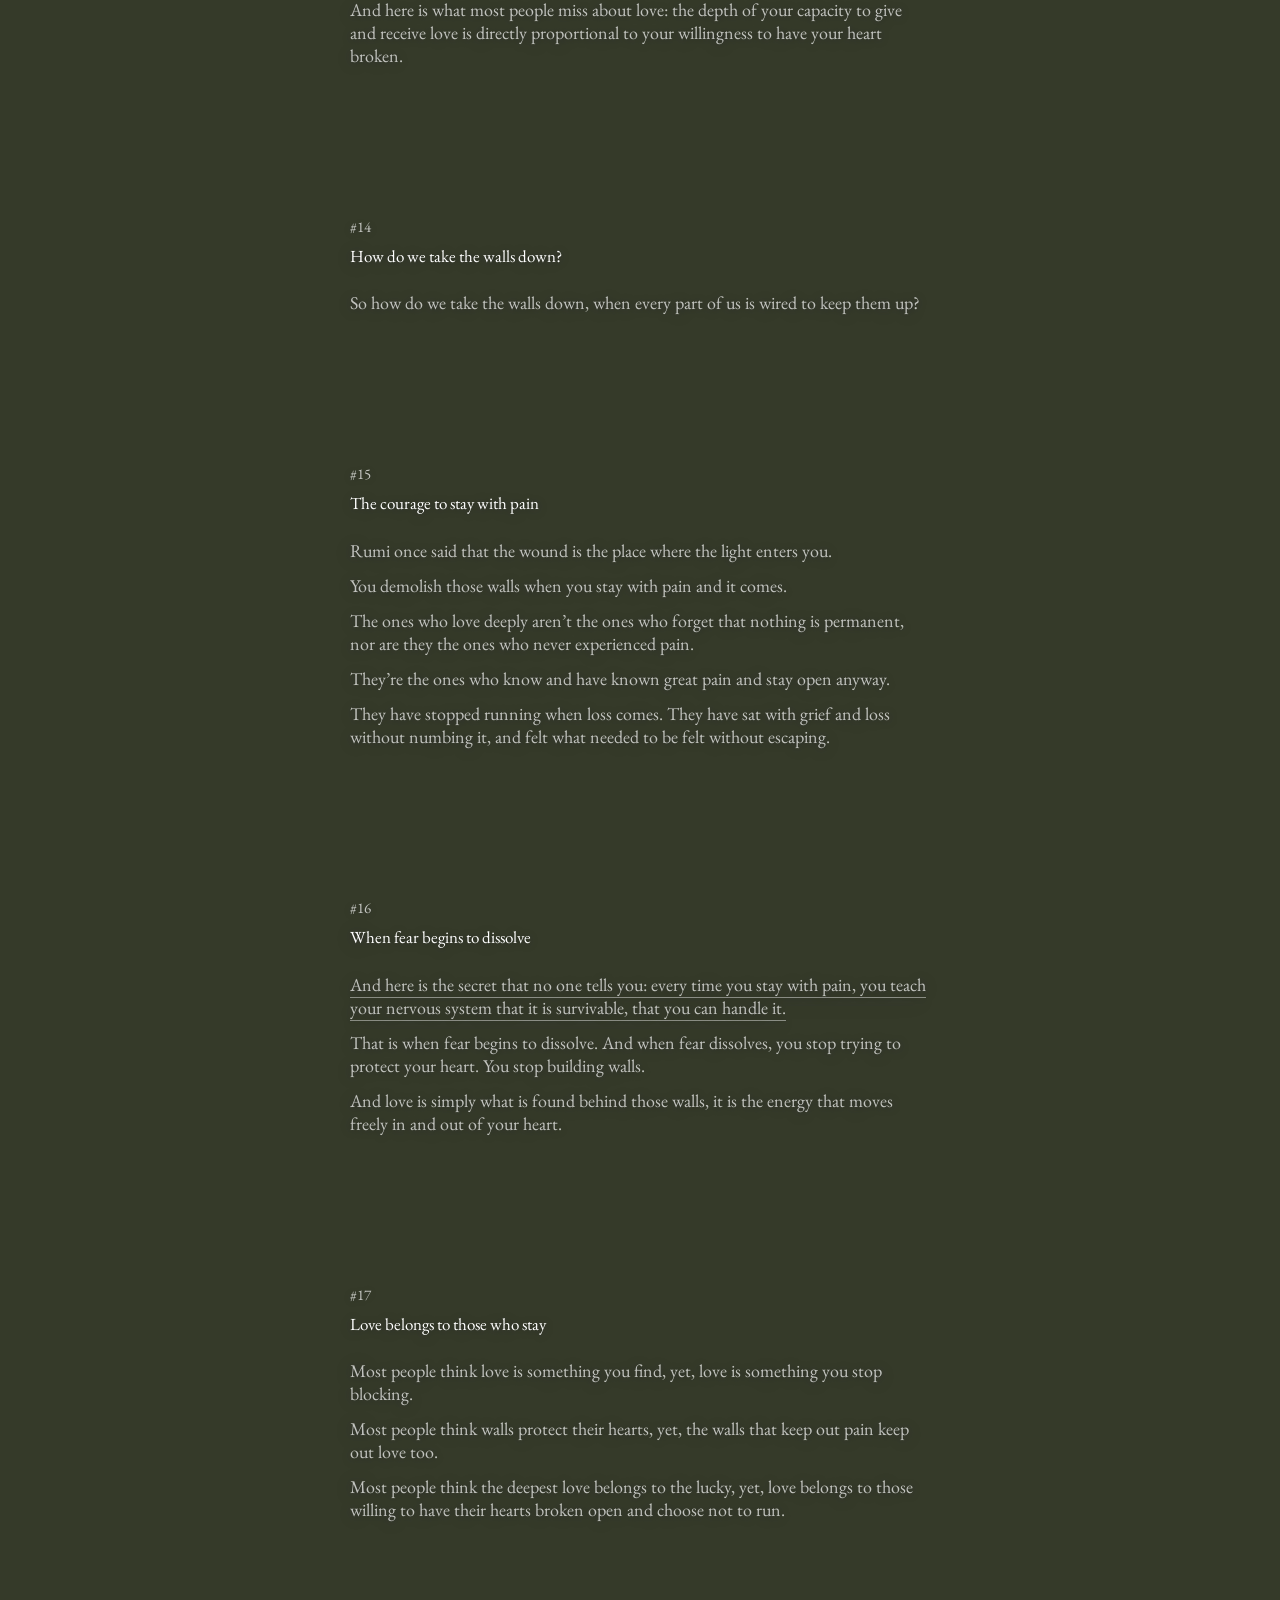
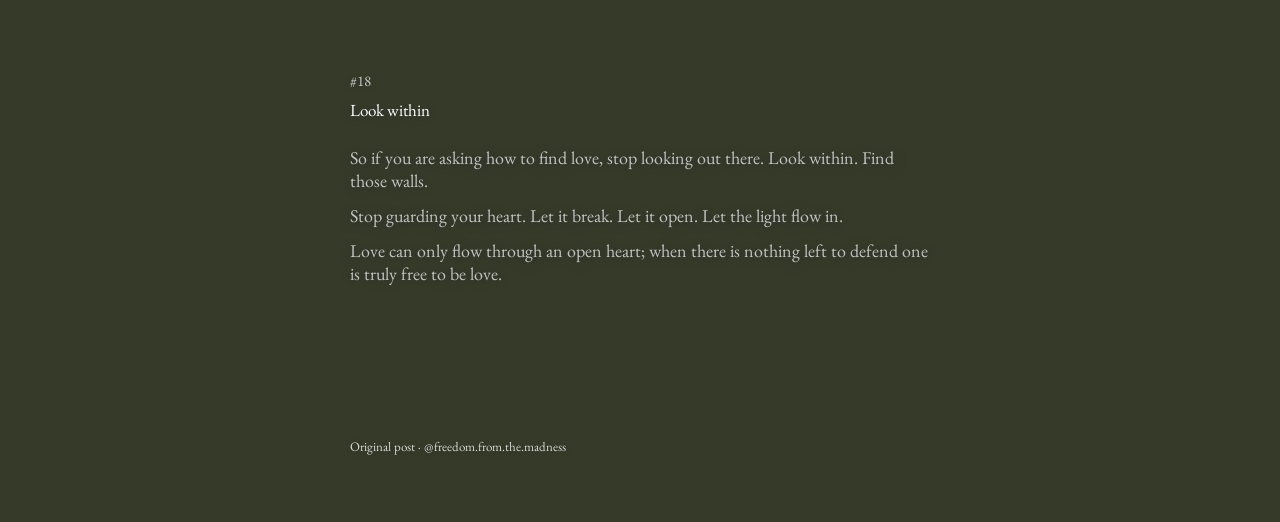
<file: en.html>
<!doctype html><html lang="en"><head><meta charset="utf-8"><meta name="viewport" content="width=device-width,initial-scale=1,viewport-fit=cover"><title>How do I find love?</title><meta name="description" content="Love without walls · 사랑에 관한 열아홉 편의 글"><meta name="theme-color" content="#353a29"><link rel="preload" href="fonts/GowunBatang-Regular.woff2" as="font" type="font/woff2" crossorigin><link rel="preload" href="fonts/EBGaramond-Regular.ttf" as="font" type="font/ttf" crossorigin><link rel="stylesheet" href="style.css"><script src="reading.js" defer></script></head><body class="home"><a class="skip-link" href="#main">Skip to text</a><div class="ambience" aria-hidden="true"></div><div class="reading-veil" aria-hidden="true"></div><header class="site-header"><h1><a class="brand" href="#top" lang="en">How do I find love?</a></h1><nav class="language-toggle" aria-label="Reading language"><a href="index.html?lang=ko" data-select-language="ko" lang="ko" aria-current="false">한국어</a><span class="nav-divider" lang="en" aria-hidden="true">·</span><a href="en.html?lang=en" data-select-language="en" lang="en" aria-current="true">EN</a></nav></header><div class="reading-surface" id="top"><main id="main" tabindex="-1"><section id="chapter-01" aria-label="01"><div data-language="ko" lang="ko" hidden><div class="verse"><p>나는 어떻게 사랑을 찾을 수 있을까?</p></div></div><div data-language="en" lang="en"><div class="verse"><p>How do I find love?</p></div></div></section><section id="chapter-02" aria-label="02"><div data-language="ko" lang="ko" hidden><span class="chapter-number" lang="en">#1</span><h2><a href="#chapter-02">사랑을 가로막는 내 안의 장벽</a></h2><div class="verse"><p>당신이 해야 할 일은 사랑을 찾는 것이 아니다.</p><p>다만 당신의 내면을 들여다보며, 스스로 사랑을 가로막기 위해 쌓아 올린 모든 장벽을 찾아내는 것이다.</p></div></div><div data-language="en" lang="en"><span class="chapter-number" lang="en">#1</span><h2><a href="#chapter-02">The barriers within</a></h2><div class="verse"><p>Your task is not to find love, but merely to seek and find all the barriers within yourself that you have built against it.</p></div></div></section><section id="chapter-03" aria-label="03"><div data-language="ko" lang="ko" hidden><span class="chapter-number" lang="en">#2</span><h2><a href="#chapter-03">사랑은 이미 우리를 찾고 있었다</a></h2><div class="verse"><p>대부분의 사람들은 평생 사랑을 찾아 헤맨다.</p><p>하지만 사실 그 모든 시간 동안 사랑 역시 그들을 찾아 헤매고 있었다.</p><p>다만 사랑은 그들이 세워놓은 벽을 뚫고 들어갈 길을 찾지 못했을 뿐이다.</p><p>왜냐하면 사랑은 우리가 찾아내야 하는 무언가가 아니라, 우리가 더 이상 가로막지 않을 때 비로소 다가올 수 있는 것이기 때문이다.</p></div></div><div data-language="en" lang="en"><span class="chapter-number" lang="en">#2</span><h2><a href="#chapter-03">Love was searching for us</a></h2><div class="verse"><p>Most people spend their whole lives searching for love, when all along, love was searching for them.</p><p>It just couldn’t find a way through the walls.</p><p>Because love is not something you find, but something you stop blocking.</p></div></div></section><section id="chapter-04" aria-label="04"><div data-language="ko" lang="ko" hidden><span class="chapter-number" lang="en">#3</span><h2><a href="#chapter-04">우리는 왜 마음에 벽을 세우는가</a></h2><div class="verse"><p>우리는 마음에 벽을 세워 사랑을 가로막는다.</p><p>그리고 그 벽들은 오래된 상처와 아직 치유되지 않은 트라우마로 만들어져 있다.</p><p>어떤 벽은 두려움으로 이루어져 있다.</p><p>다시 버림받을지도 모른다는 두려움, 내가 충분히 좋은 사람이 아닐지도 모른다는 두려움, 진정한 나의 모습을 드러내는 순간 거절당할지도 모른다는 두려움.</p><p>또 다른 벽들은 우리가 강인함이라고 착각하는 습관들로 만들어져 있다.</p><p>갑옷처럼 두르고 살아가는 독립적인 태도.</p><p>나는 누구도 필요하지 않다고 고집하는 마음.</p><p>상대에게 버림받는 사람이 되지 않기 위해 먼저 떠나려는 충동.</p><p>그리고 누군가에게 선택받기 위해 자신의 존재를 축소하거나, 반대로 더 대단한 사람처럼 보이려고 쓰는 가면들.</p></div></div><div data-language="en" lang="en"><span class="chapter-number" lang="en">#3</span><h2><a href="#chapter-04">Why we build walls</a></h2><div class="verse"><p>We block love with walls, and those walls are built from old wounds and unhealed trauma.</p><p>Some are made of fear: the fear of being abandoned again, the fear of not being enough, the fear of being rejected the moment we show who we really are.</p><p>Others are made of habits we mistake for strength: the independence we wear like armor, insisting we need no one; the urge to leave first, so we are never the one who gets left; the masks we put on, making ourselves smaller or more impressive, just to be chosen.</p></div></div></section><section id="chapter-05" aria-label="05"><div data-language="ko" lang="ko" hidden><span class="chapter-number" lang="en">#4</span><h2><a href="#chapter-05">한때 우리를 보호했던 벽</a></h2><div class="verse"><p>우리는 살아남기 위해 이 모든 벽을 세웠다.</p><p>이것들은 두려움으로 만들어진 벽이다.</p><p>한때 그 벽들은 우리를 안전하게 지켜주었다.</p><p>그러나 과거에 우리를 보호해 주었던 것들이 이제는 우리를 가두는 감옥이 되었다.</p><p>사랑은 두려움을 알지 못하기 때문이다.</p></div></div><div data-language="en" lang="en"><span class="chapter-number" lang="en">#4</span><h2><a href="#chapter-05">The walls that once protected us</a></h2><div class="verse"><p>We built every one of these walls to survive. These are the walls of fear.</p><p>Once, they kept us safe. But what once protected us now imprisons us.</p><p>Because love knows no fear.</p></div></div></section><section id="chapter-06" aria-label="06"><div data-language="ko" lang="ko" hidden><span class="chapter-number" lang="en">#5</span><h2><a href="#chapter-06">보호하기 위한 벽이 어떻게 감옥이 되는가?</a></h2><div class="verse"><p>우리를 안전하게 지키기 위해 세운 벽인데, 어떻게 그 벽들이 오히려 우리를 가두게 되는 걸까?</p></div></div><div data-language="en" lang="en"><span class="chapter-number" lang="en">#5</span><h2><a href="#chapter-06">When protection becomes a prison</a></h2><div class="verse"><p>How do these walls imprison us, if they were meant to keep us safe?</p></div></div></section><section id="chapter-07" aria-label="07"><div data-language="ko" lang="ko" hidden><span class="chapter-number" lang="en">#6</span><h2><a href="#chapter-07">두려움과 관계를 맺는 순간</a></h2><div class="verse"><p>생각해 보라.</p><p>상처받지 않기 위해 세운 벽은 사랑까지도 들어오지 못하게 한다.</p><p>상대로부터 자신을 보호하려는 마음을 유지하면서 동시에 그 사람을 온전히 사랑할 수는 없다.</p><p>두려움을 느끼는 순간, 우리의 마음은 한발 물러서기 시작한다.</p><p>계산하고, 가장하고, 심리전을 벌이기 시작한다.</p><p>그때 우리는 더 이상 눈앞에 있는 사람과 관계를 맺고 있는 것이 아니다.</p><p>우리는 자기 자신의 두려움과 관계를 맺고 있는 것이다.</p><p>더 이상 상대의 이야기에 귀 기울이지 않는다.</p><p>대신 위험과 배신, 상실의 징후를 찾기 시작한다.</p><p>그렇게 되면 관계는 벽 뒤에 있는 두 영혼 사이에서 이루어지는 것이 아니라, 서로가 세워놓은 벽과 벽 사이에서 이루어진다.</p><p>그것은 사랑이 아니라 계산이다.</p></div></div><div data-language="en" lang="en"><span class="chapter-number" lang="en">#6</span><h2><a href="#chapter-07">Relating to our own fear</a></h2><div class="verse"><p>You see, the walls that keep out heartbreak keep out love as well.</p><p>You cannot love someone fully while protecting yourself from them.</p><p>The moment you are afraid, your mind begins to hold back, to calculate, to pretend, to play games.</p><p>You are no longer relating to the person in front of you; you are relating to your own fear.</p><p>You are no longer listening to them; you are looking for danger, betrayal, loss.</p><p>Relationships are between walls, not the souls behind them. That’s not love but a calculation.</p></div></div></section><section id="chapter-08" aria-label="08"><div data-language="ko" lang="ko" hidden><span class="chapter-number" lang="en">#7</span><h2><a href="#chapter-08">벽은 고통뿐 아니라 사랑도 막는다</a></h2><div class="verse"><p>사랑과 두려움에서 비롯된 방어는 같은 공간에 머물 수 없다.</p><p>우리가 세운 벽은 상실의 고통이 우리를 꿰뚫고 들어오는 것을 막아줄지도 모른다.</p><p>그러나 동시에 그 벽은 타인과 연결되는 따뜻한 빛이 우리 안으로 흘러들어 오는 것마저 막아버린다.</p></div></div><div data-language="en" lang="en"><span class="chapter-number" lang="en">#7</span><h2><a href="#chapter-08">Walls keep out love, too</a></h2><div class="verse"><p>Love and defense that comes from fear cannot occupy the same space.</p><p>The walls may stop loss from piercing you, but they also stop the light of connection from flowing in.</p></div></div></section><section id="chapter-09" aria-label="09"><div data-language="ko" lang="ko" hidden><span class="chapter-number" lang="en">#8</span><h2><a href="#chapter-09">사랑을 갈망하면서도 사랑을 두려워하는 세상</a></h2><div class="verse"><p>그럼에도 우리는 사랑에 집착하는 세상에 살고 있다.</p><p>우리가 보는 화면은 로맨틱한 영화들로 가득하고, 음악 재생 목록에는 사랑 노래가 넘쳐나며, SNS 피드에는 모든 것을 가진 듯 행복해 보이는 연인들이 가득하다.</p><p>그런데 아이러니하게도, 바로 그 세상이 우리에게 마음의 벽을 쌓으라고 가르친다.</p><p>누군가에게 헌신하는 것은 약함으로 여기고, 무심하고 거리를 두는 태도는 강인함으로 여긴다.</p><p>사랑에서도 심리전을 하라고 가르친다.</p><p>상대를 얼마나 아끼는지 숨기라고 한다.</p><p>메시지를 받더라도 곧바로 답하지 말고 기다리라고 한다.</p><p>독립적인 사람이 되어 누구에게도 아무것도 필요로 하지 말라고 한다.</p><p>혹시 모를 상황에 대비해 언제든 떠날 수 있도록 한쪽 발은 문밖에 걸쳐두라고 한다.</p></div></div><div data-language="en" lang="en"><span class="chapter-number" lang="en">#8</span><h2><a href="#chapter-09">A world longing for love, afraid of love</a></h2><div class="verse"><p>Yet, we live in a world obsessed with love.</p><p>Our screens are filled with romantic movies, our playlists with love songs, and our feeds with couples who seem to have it all.</p><p>And yet, that same world teaches us to build walls. It treats devotion as weakness and aloofness as strength.</p><p>It teaches us to play games. To hide how much we care. To wait before texting back.</p><p>To be independent and never need anything from anyone. To keep one foot out the door, just in case.</p></div></div></section><section id="chapter-10" aria-label="10"><div data-language="ko" lang="ko" hidden><span class="chapter-number" lang="en">#9</span><h2><a href="#chapter-10">사랑에는 자신을 드러낼 용기가 필요하다</a></h2><div class="verse"><p>우리는 영화에서 보고 시에서 읽었던 그런 사랑을 원한다.</p><p>그러면서도 그 사랑을 위해 감수해야 하는 위험은 받아들이려 하지 않는다.</p><p>자신을 온전히 내어맡기지 않고서, 숨을 곳 하나 없이 있는 그대로의 자신을 누군가에게 보여주지 않고서, 과연 진정한 사랑이 가능할까?</p></div></div><div data-language="en" lang="en"><span class="chapter-number" lang="en">#9</span><h2><a href="#chapter-10">The courage to be seen</a></h2><div class="verse"><p>We want the love we see in the movies and read in the poems, but we refuse to risk what that love requires.</p><p>Can there truly be love without surrender, without letting someone see us with nothing left to hide behind?</p></div></div></section><section id="chapter-11" aria-label="11"><div data-language="ko" lang="ko" hidden><span class="chapter-number" lang="en">#10</span><h2><a href="#chapter-11">사랑은 모든 것을 요구한다</a></h2><div class="verse"><p>나는 그렇게 할 수 있다고 생각하지 않는다.</p><p>사랑은 우리에게 모든 것을 요구한다. 그리고 바로 그 점이 사랑을 그토록 두렵게 만든다.</p><p>사랑은 우리가 안전하다는 확신을 갖기도 전에 마음의 벽을 허물라고 요구한다.</p><p>상대가 우리를 받아들일 것이라는 확신이 생기기도 전에 있는 그대로의 모습을 드러내라고 요구한다.</p><p>그리고 그 어떤 보장도 받지 못한 채, 우리 자신을 온전히 내어주라고 요구한다.</p></div></div><div data-language="en" lang="en"><span class="chapter-number" lang="en">#10</span><h2><a href="#chapter-11">Love asks for everything</a></h2><div class="verse"><p>I don’t believe there can. Love asks for everything, and that is precisely what makes it so terrifying.</p><p>It asks us to take down our walls before we know we are safe, to be seen before we know we will be accepted, and to give ourselves fully without any guarantee in return.</p></div></div></section><section id="chapter-12" aria-label="12"><div data-language="ko" lang="ko" hidden><span class="chapter-number" lang="en">#11</span><h2><a href="#chapter-12">우리가 사랑이라고 부르는 것</a></h2><div class="verse"><p>맞다.</p><p>사실 우리 대부분은 진정으로 사랑을 원하는 것이 아닐지도 모른다.</p><p class="emphasis">우리는 인정받고 싶고, 안전하다고 느끼고 싶으며, 모든 것이 덧없이 변하고 사라진다는 사실이 남기는 공허함으로부터 보호받고 싶어 한다.</p><p class="emphasis">그래서 우리는 사랑을 조심스럽게 흉내 내는 관계에 만족한다.</p><p>서로 낯선 두 사람이 가까워졌다고 느낄 만큼만 자신을 드러내고, 온기를 느낄 만큼만 다가가되, 결코 데이지 않을 만큼의 거리를 유지하는 것이다.</p><p>우리는 이것을 성숙하고 신중한 태도라고 부른다.</p><p>하지만 사실 그것은 우리를 살아 있게 하고 삶을 아름답게 만드는 바로 그 무언가를 스스로에게서 서서히 빼앗아 가는 방식이다.</p></div></div><div data-language="en" lang="en"><span class="chapter-number" lang="en">#11</span><h2><a href="#chapter-12">What we call love</a></h2><div class="verse"><p>Exactly. The truth is, most of us don’t really want love.</p><p>We want to be validated, secured, and shielded from the void of impermanence.</p><p>So we settle for a careful imitation of love: two &quot;strangers&quot; revealing just enough to feel close, standing near enough to feel warm, but far enough to never get burned.</p><p>We call it being mature and careful.</p><p>In reality, it is a slow way of starving ourselves of the very thing that keeps us alive and makes life beautiful.</p></div></div></section><section id="chapter-13" aria-label="13"><div data-language="ko" lang="ko" hidden><span class="chapter-number" lang="en">#12</span><h2><a href="#chapter-13">사랑의 대가</a></h2><div class="verse"><p>사랑은 애초에 우리의 에고를 안전하게 지켜주기 위해 존재하는 것이 아니기 때문이다.</p><p class="emphasis">사랑은 진실하기 위해 존재한다.</p><p>그리고 우리가 사랑하는 모든 것은 언젠가 잃게 된다.</p><p>시간이 흘러서든, 변화가 찾아와서든, 죽음에 의해서든.</p><p>그것이 사랑의 대가다.</p></div></div><div data-language="en" lang="en"><span class="chapter-number" lang="en">#12</span><h2><a href="#chapter-13">The price of love</a></h2><div class="verse"><p>Because love was never meant to be safe for our egos.</p><p class="emphasis">It was meant to be true.</p><p>And everything you love, you will one day lose, whether to time, to change, or to death.</p><p>That is the price of love.</p></div></div></section><section id="chapter-14" aria-label="14"><div data-language="ko" lang="ko" hidden><span class="chapter-number" lang="en">#13</span><h2><a href="#chapter-14">깊이 사랑할 수 있는 능력</a></h2><div class="verse"><p>그리고 여기, 대부분의 사람들이 사랑에 대해 놓치고 있는 중요한 사실이 있다.</p><p>사랑을 주고받을 수 있는 능력의 깊이는, 자신의 마음이 상처받을 가능성을 얼마나 기꺼이 받아들일 수 있는가에 정비례한다.</p></div></div><div data-language="en" lang="en"><span class="chapter-number" lang="en">#13</span><h2><a href="#chapter-14">The capacity to love deeply</a></h2><div class="verse"><p>And here is what most people miss about love: the depth of your capacity to give and receive love is directly proportional to your willingness to have your heart broken.</p></div></div></section><section id="chapter-15" aria-label="15"><div data-language="ko" lang="ko" hidden><span class="chapter-number" lang="en">#14</span><h2><a href="#chapter-15">어떻게 마음의 벽을 허물 수 있을까?</a></h2><div class="verse"><p>그렇다면 우리는 어떻게 그 벽들을 허물 수 있을까?</p><p>우리 존재의 모든 부분이 그 벽들을 계속 세워두도록 익숙해져 있는데 말이다.</p></div></div><div data-language="en" lang="en"><span class="chapter-number" lang="en">#14</span><h2><a href="#chapter-15">How do we take the walls down?</a></h2><div class="verse"><p>So how do we take the walls down, when every part of us is wired to keep them up?</p></div></div></section><section id="chapter-16" aria-label="16"><div data-language="ko" lang="ko" hidden><span class="chapter-number" lang="en">#15</span><h2><a href="#chapter-16">고통과 함께 머무르는 용기</a></h2><div class="verse"><p>루미는 언젠가 이렇게 말했다.</p><p>&quot;상처는 빛이 당신 안으로 들어오는 자리다.&quot;</p><p>우리는 고통이 찾아왔을 때 그 고통과 함께 머무름으로써 마음의 벽을 허물 수 있다.</p><p>깊이 사랑하는 사람들은 모든 것이 영원하지 않다는 사실을 잊어버린 사람들이 아니다.</p><p>그렇다고 한 번도 고통을 경험하지 않은 사람들도 아니다.</p><p>그들은 커다란 고통을 알고 있고, 실제로 경험했음에도 불구하고 여전히 마음을 열어두는 사람들이다.</p><p>그들은 상실이 찾아왔을 때 더 이상 도망치지 않는다.</p><p>슬픔과 상실을 무감각하게 만들려 하지 않고, 그 감정들과 함께 머무른다.</p><p>그리고 피하지 않은 채, 자신이 느껴야 할 감정들을 온전히 느낀다.</p></div></div><div data-language="en" lang="en"><span class="chapter-number" lang="en">#15</span><h2><a href="#chapter-16">The courage to stay with pain</a></h2><div class="verse"><p>Rumi once said that the wound is the place where the light enters you.</p><p>You demolish those walls when you stay with pain and it comes.</p><p>The ones who love deeply aren’t the ones who forget that nothing is permanent, nor are they the ones who never experienced pain.</p><p>They’re the ones who know and have known great pain and stay open anyway.</p><p>They have stopped running when loss comes. They have sat with grief and loss without numbing it, and felt what needed to be felt without escaping.</p></div></div></section><section id="chapter-17" aria-label="17"><div data-language="ko" lang="ko" hidden><span class="chapter-number" lang="en">#16</span><h2><a href="#chapter-17">두려움이 사라지기 시작하는 순간</a></h2><div class="verse"><p>그리고 여기, 아무도 당신에게 알려주지 않았던 비밀이 있다.</p><p>고통이 찾아올 때마다 도망치지 않고 그 곁에 머무르면, 당신은 자신의 신경계에 새로운 경험을 가르쳐 주게 된다.</p><p>이 고통은 견뎌낼 수 있는 것이며, 나는 이것을 감당할 수 있다는 사실을 말이다.</p><p>바로 그때 두려움이 서서히 녹아내리기 시작한다.</p><p>그리고 두려움이 사라지면, 더 이상 자신의 마음을 보호하려 애쓰지 않게 된다.</p><p>더 이상 벽을 쌓지 않게 된다.</p><p>그렇게 벽이 사라지고 나면, 그 뒤에 원래부터 존재하고 있던 사랑을 발견하게 된다.</p><p>사랑은 우리의 마음 안팎으로 자유롭게 흐르는 에너지이기 때문이다.</p></div></div><div data-language="en" lang="en"><span class="chapter-number" lang="en">#16</span><h2><a href="#chapter-17">When fear begins to dissolve</a></h2><div class="verse"><p class="emphasis">And here is the secret that no one tells you: every time you stay with pain, you teach your nervous system that it is survivable, that you can handle it.</p><p>That is when fear begins to dissolve. And when fear dissolves, you stop trying to protect your heart. You stop building walls.</p><p>And love is simply what is found behind those walls, it is the energy that moves freely in and out of your heart.</p></div></div></section><section id="chapter-18" aria-label="18"><div data-language="ko" lang="ko" hidden><span class="chapter-number" lang="en">#17</span><h2><a href="#chapter-18">사랑은 도망치지 않는 사람의 것이다</a></h2><div class="verse"><p>대부분의 사람들은 사랑이란 찾아내야 하는 것이라고 생각한다.</p><p>그러나 사랑은 우리가 더 이상 가로막지 않을 때 드러나는 것이다.</p><p>대부분의 사람들은 마음에 세운 벽이 자신을 보호해 준다고 생각한다.</p><p>그러나 고통을 막아주는 그 벽은 사랑까지도 막아버린다.</p><p>대부분의 사람들은 가장 깊은 사랑이 운 좋은 사람들에게 주어지는 것이라고 생각한다.</p><p>그러나 사랑은 자신의 마음이 상처로 인해 열릴 가능성까지 기꺼이 받아들이고, 그럼에도 도망치지 않기로 선택하는 사람들의 것이다.</p></div></div><div data-language="en" lang="en"><span class="chapter-number" lang="en">#17</span><h2><a href="#chapter-18">Love belongs to those who stay</a></h2><div class="verse"><p>Most people think love is something you find, yet, love is something you stop blocking.</p><p>Most people think walls protect their hearts, yet, the walls that keep out pain keep out love too.</p><p>Most people think the deepest love belongs to the lucky, yet, love belongs to those willing to have their hearts broken open and choose not to run.</p></div></div></section><section id="chapter-19" aria-label="19"><div data-language="ko" lang="ko" hidden><span class="chapter-number" lang="en">#18</span><h2><a href="#chapter-19">사랑을 찾고 있다면, 내면을 바라보라</a></h2><div class="verse"><p>그러니 당신이 어떻게 사랑을 찾을 수 있는지 묻고 있다면, 이제 바깥에서 찾는 일을 멈추어라.</p><p>당신의 내면을 바라보라.</p><p>그곳에 세워진 벽들을 찾아보라.</p><p>더 이상 자신의 마음을 지키려고만 하지 마라.</p><p>마음이 상처받는 것을 허락하라.</p><p>마음이 열리는 것을 허락하라.</p><p>그 안으로 빛이 흘러들어 오도록 허락하라.</p><p>사랑은 오직 열린 마음을 통해서만 흐를 수 있다.</p><p>더 이상 방어해야 할 것이 아무것도 남지 않았을 때, 우리는 비로소 사랑이 될 수 있는 진정한 자유를 얻는다.</p></div></div><div data-language="en" lang="en"><span class="chapter-number" lang="en">#18</span><h2><a href="#chapter-19">Look within</a></h2><div class="verse"><p>So if you are asking how to find love, stop looking out there. Look within. Find those walls.</p><p>Stop guarding your heart. Let it break. Let it open. Let the light flow in.</p><p>Love can only flow through an open heart; when there is nothing left to defend one is truly free to be love.</p></div></div></section></main><footer><a href="https://www.instagram.com/freedom.from.the.madness/" rel="noopener noreferrer" target="_blank"><span data-source-label>Original post</span> · @freedom.from.the.madness</a></footer></div></body></html>
</file>
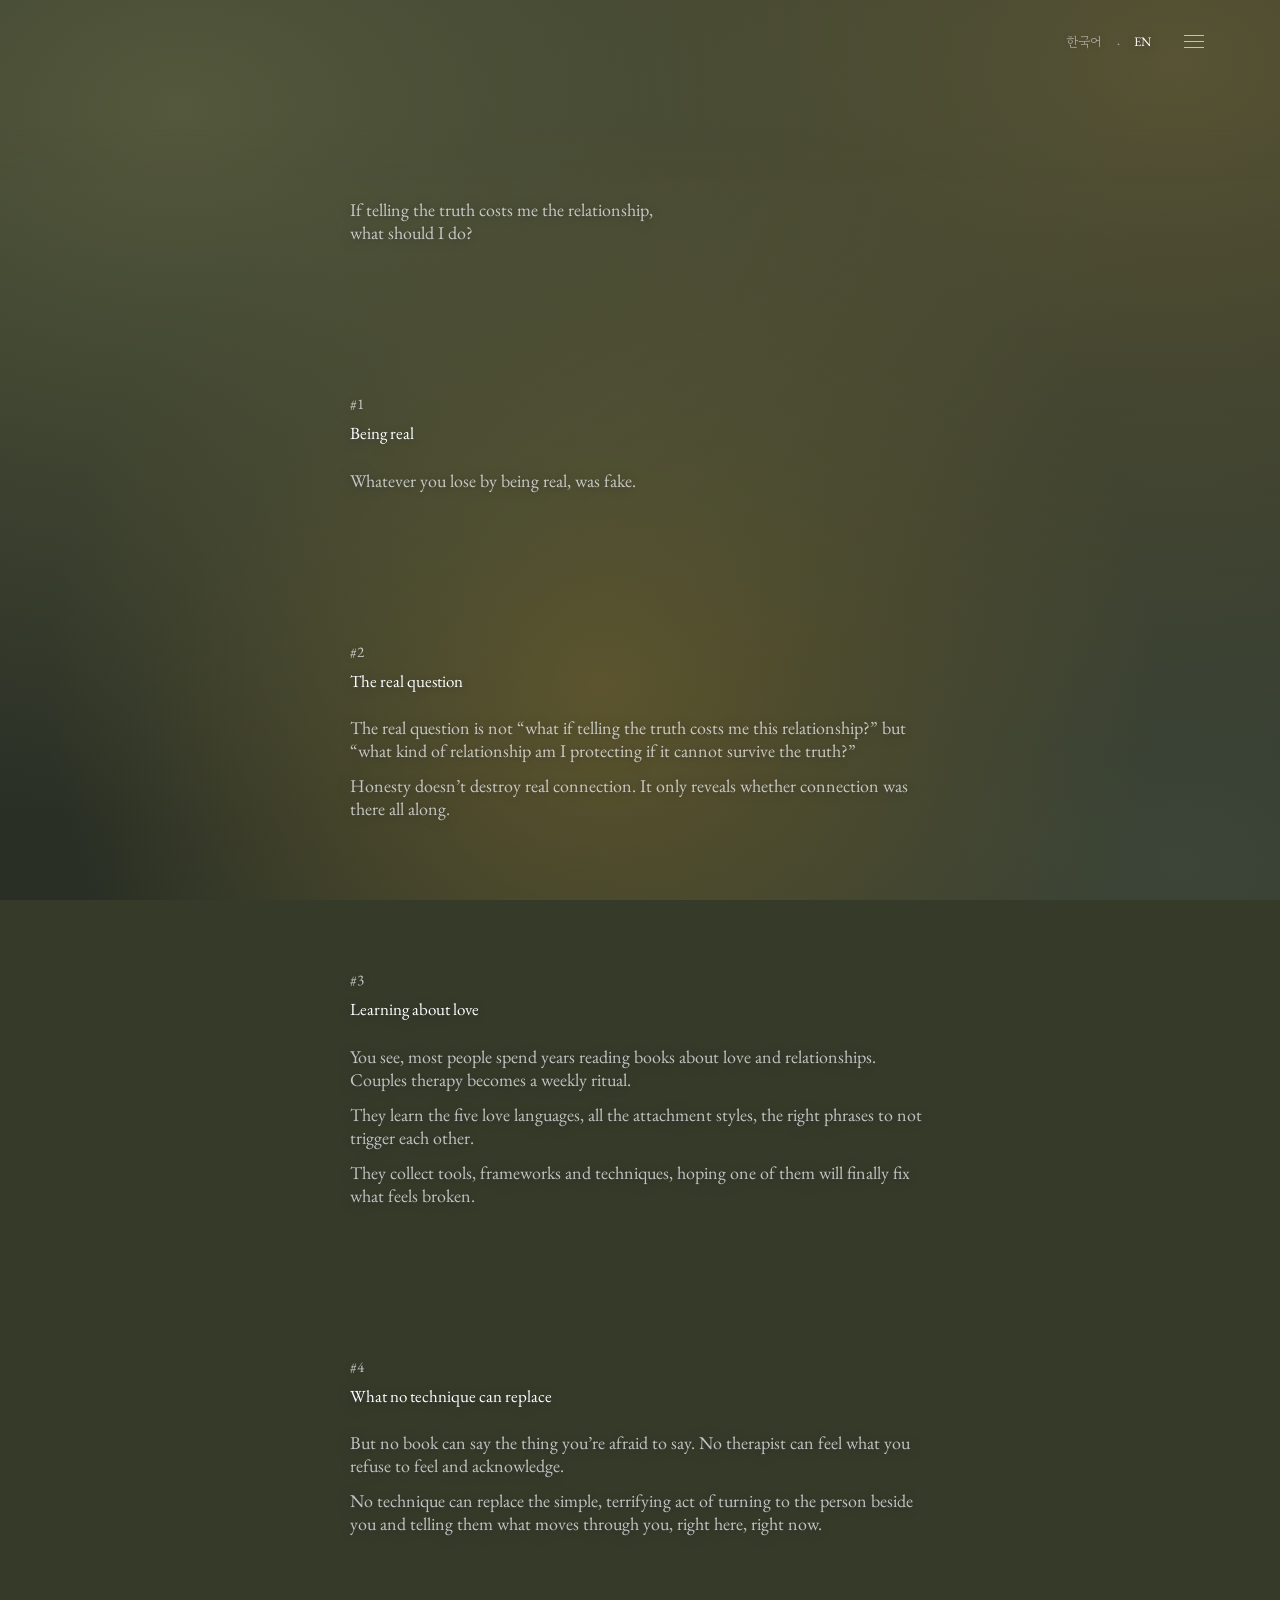
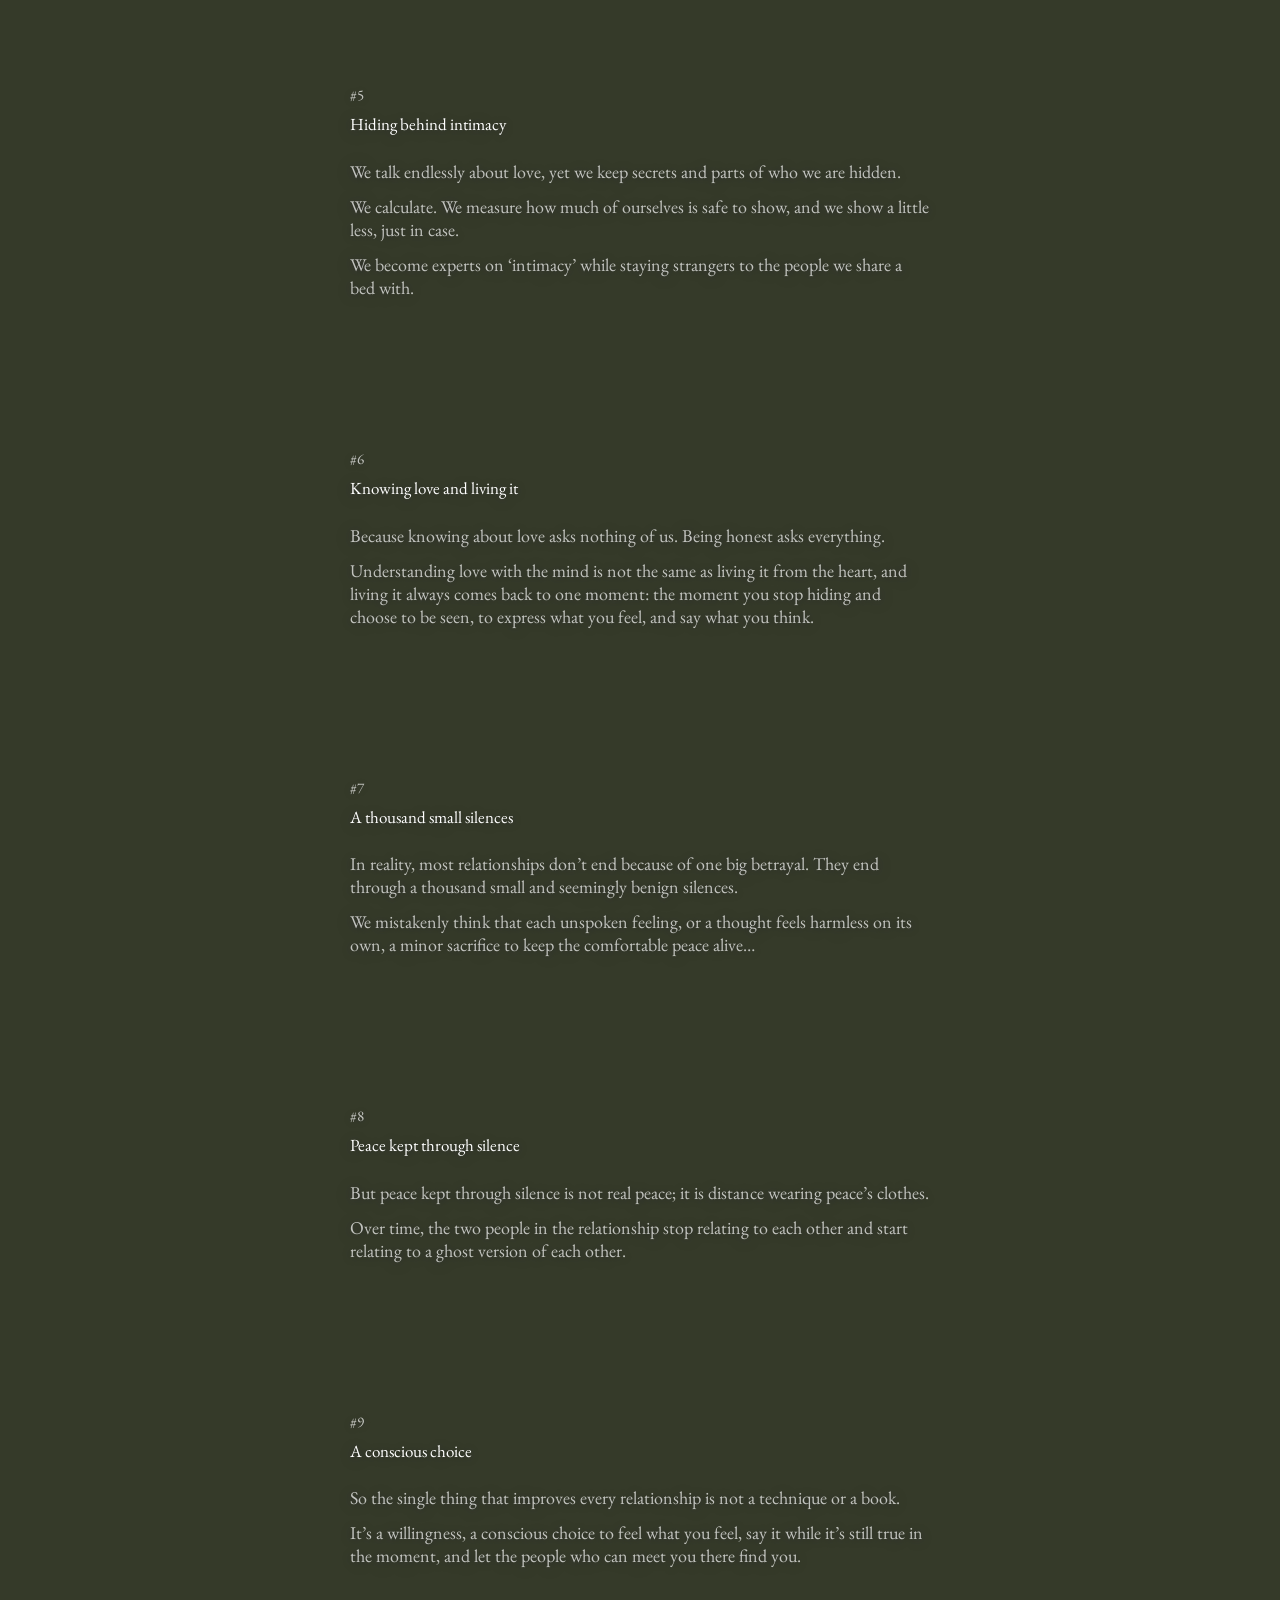
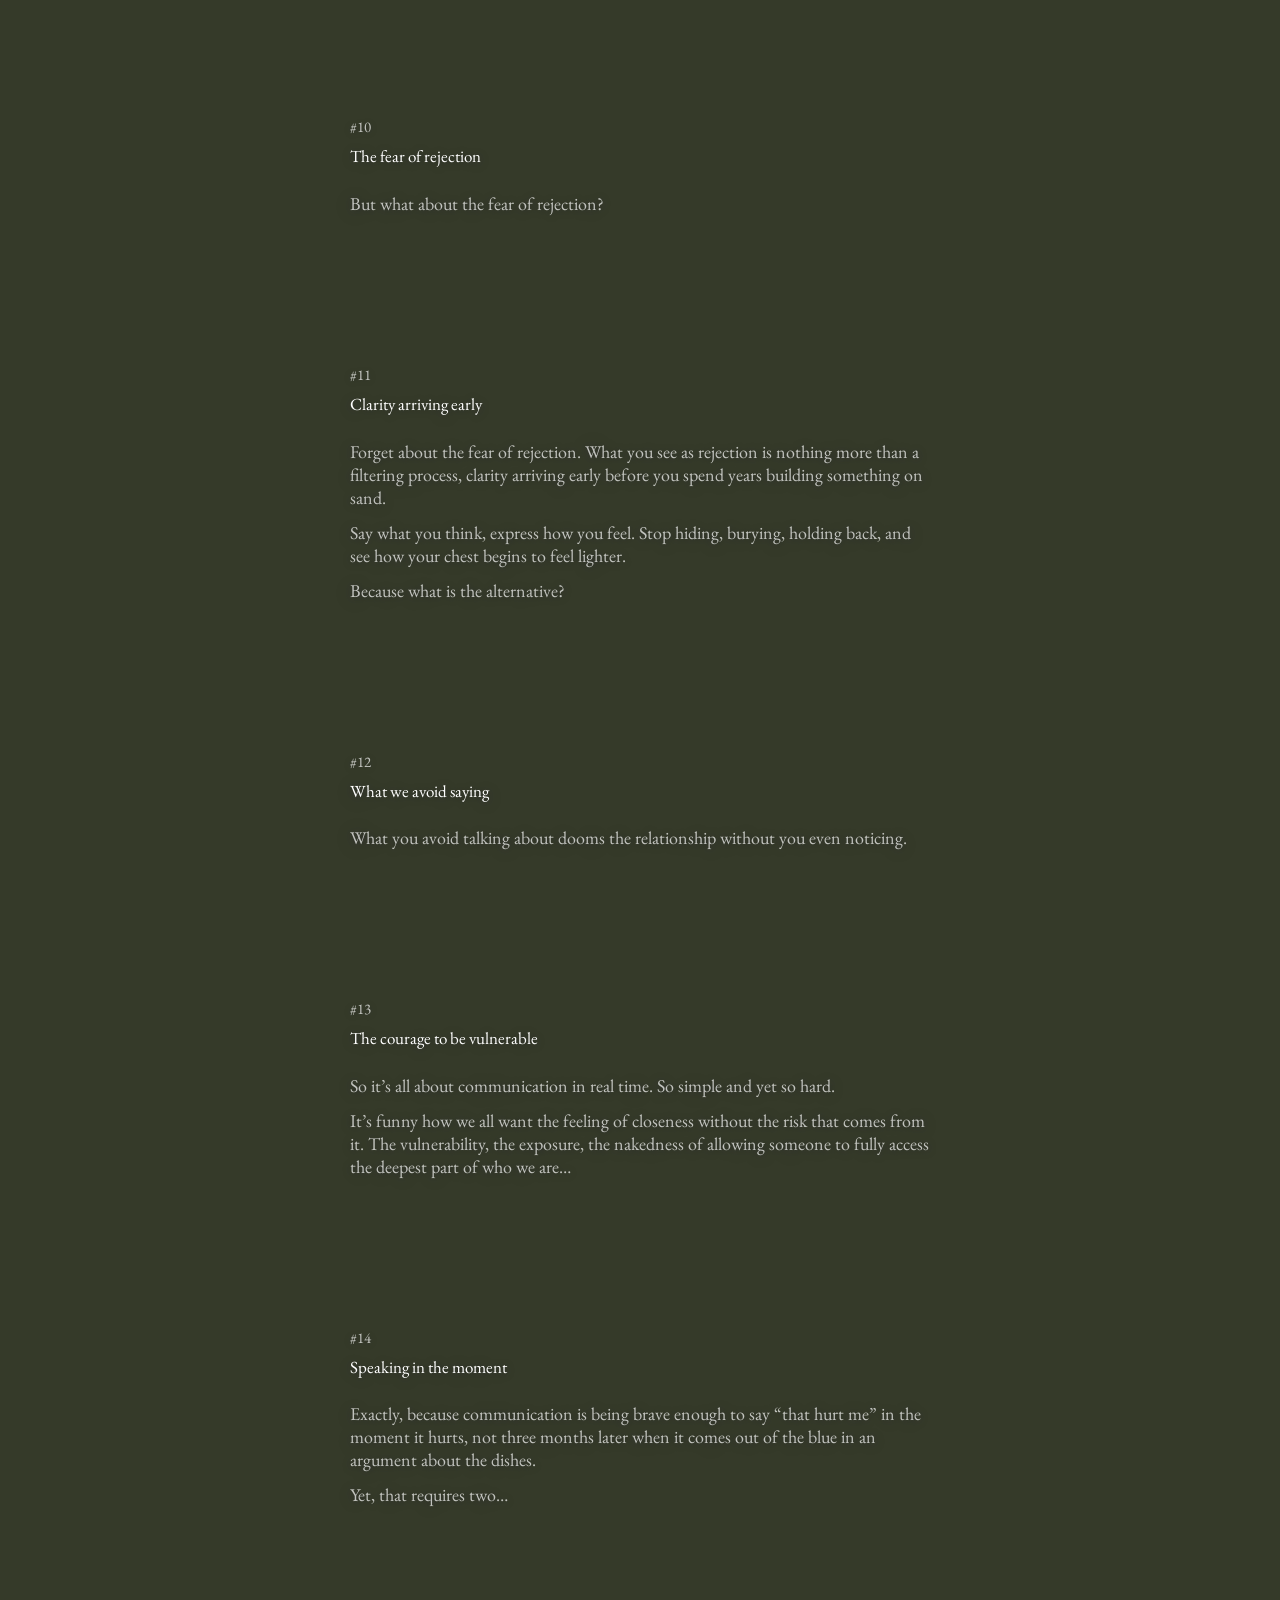
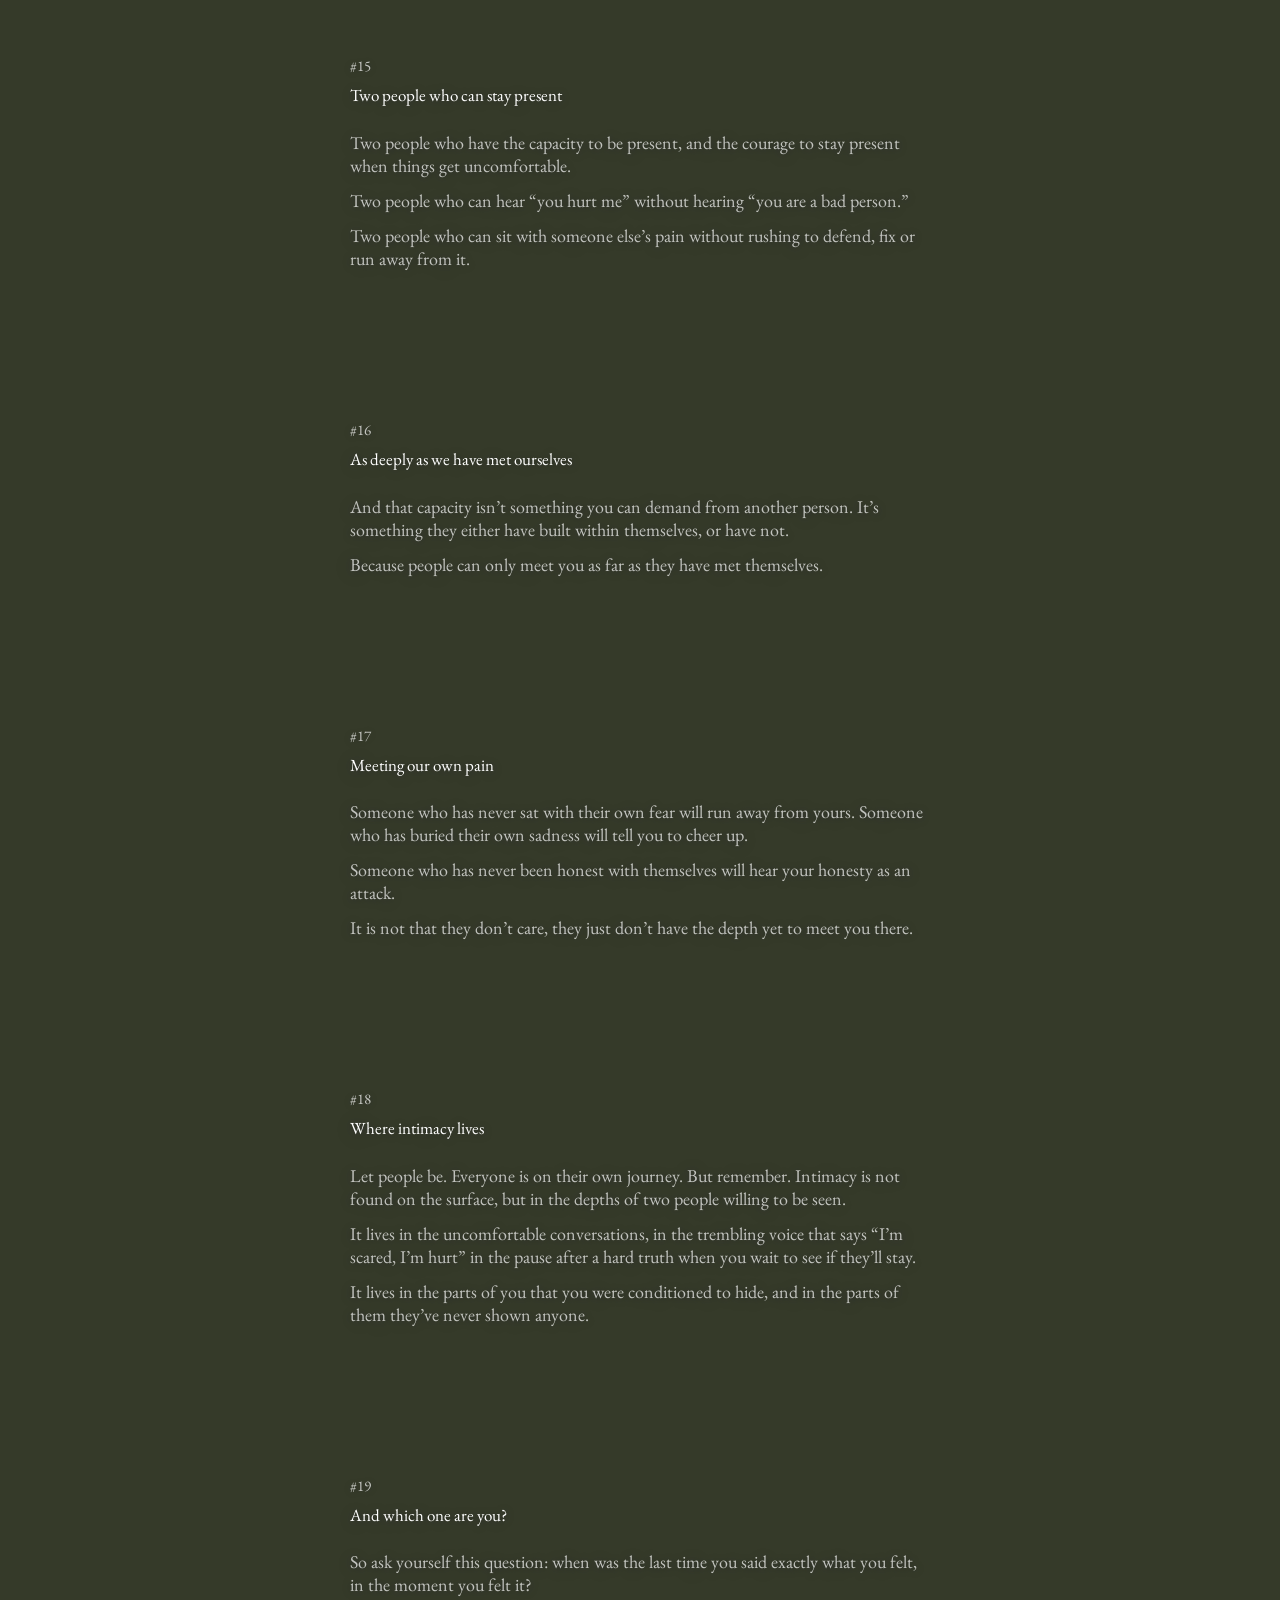
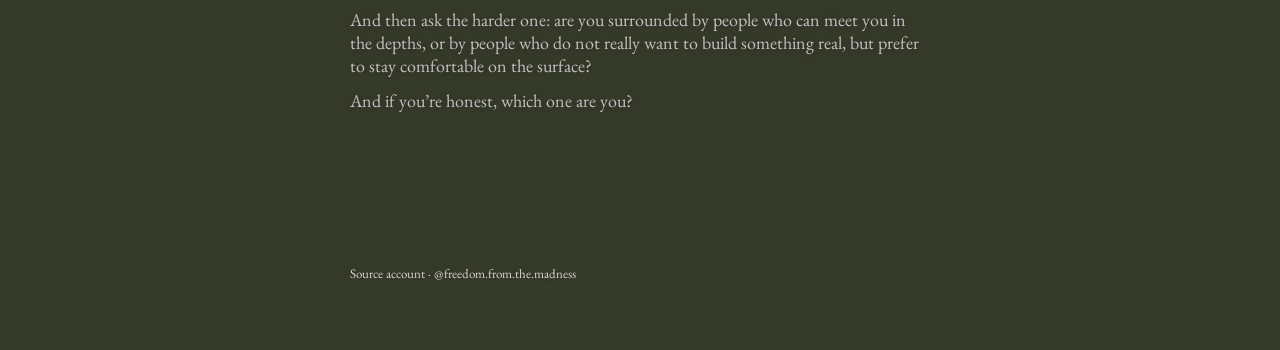
<file: honesty.html>
<!doctype html>
<html lang="ko">
<head>
<meta charset="utf-8">
<meta name="viewport" content="width=device-width,initial-scale=1,viewport-fit=cover">
<title>Genuine Relationships</title>
<meta name="description" content="진실한 나로 관계 맺기 · Genuine Relationships · 한국어와 영어로 읽는 스무 장의 글">
<meta name="theme-color" content="#353a29">
<link rel="preload" href="fonts/GowunBatang-Regular.woff2" as="font" type="font/woff2" crossorigin>
<link rel="preload" href="fonts/EBGaramond-Regular.ttf" as="font" type="font/ttf" crossorigin>
<link rel="stylesheet" href="style.css">
<script src="reading.js" defer></script>
</head>
<body class="home" data-article="honesty">
<a class="skip-link" href="#main">본문 바로가기</a>
<div class="ambience" aria-hidden="true"></div>
<div class="reading-veil" aria-hidden="true"></div>
<header class="site-header">
<h1><a class="brand" href="#top" lang="en">Genuine Relationships</a></h1>
<nav class="language-toggle" aria-label="본문 언어"><a href="honesty.html?lang=ko" data-select-language="ko" lang="ko" aria-current="true">한국어</a><span class="nav-divider" lang="en" aria-hidden="true">·</span><a href="honesty.html?lang=en" data-select-language="en" lang="en" aria-current="false">EN</a></nav>
</header>
<div class="reading-surface" id="top">
<main id="main" tabindex="-1">

<section id="chapter-01" aria-label="01">
<div data-language="ko" lang="ko">
<div class="verse">
<p>진실을 말하는 대가로 그 관계를 잃게 된다면<br>어떻게 해야할까?</p>
</div></div>
<div data-language="en" lang="en" hidden>
<div class="verse">
<p>If telling the truth costs me the relationship,<br>what should I do?</p>
</div></div>
</section>
<section id="chapter-02" aria-label="02">
<div data-language="ko" lang="ko">
<span class="chapter-number" lang="en">#1</span>
<h2><a href="#chapter-02">진실한 나로 존재한다는 것</a></h2>
<div class="verse">
<p>진정한 나 자신으로 존재함으로써 잃게 되는 것이 있다면, 그것은 애초에 진실한 것이 아니었다.</p>
</div></div>
<div data-language="en" lang="en" hidden>
<span class="chapter-number" lang="en">#1</span>
<h2><a href="#chapter-02">Being real</a></h2>
<div class="verse">
<p>Whatever you lose by being real, was fake.</p>
</div></div>
</section>
<section id="chapter-03" aria-label="03">
<div data-language="ko" lang="ko">
<span class="chapter-number" lang="en">#2</span>
<h2><a href="#chapter-03">우리가 정말 물어야 할 질문</a></h2>
<div class="verse">
<p>우리가 정말 물어야 할 질문은 “진실을 말하다가 이 관계를 잃게 되면 어떡하지?”가 아니다.</p>
<p>오히려 이렇게 물어야 한다.</p>
<p>“진실을 견뎌낼 수 없는 관계라면, 나는 도대체 어떤 관계를 지키려고 하는 걸까?”</p>
<p>솔직함은 진정한 연결을 무너뜨리지 않는다.</p>
<p>다만 그 연결이 처음부터 정말 존재했는지를 드러낼 뿐이다.</p>
</div></div>
<div data-language="en" lang="en" hidden>
<span class="chapter-number" lang="en">#2</span>
<h2><a href="#chapter-03">The real question</a></h2>
<div class="verse">
<p>The real question is not “what if telling the truth costs me this relationship?” but “what kind of relationship am I protecting if it cannot survive the truth?”</p>
<p>Honesty doesn’t destroy real connection. It only reveals whether connection was there all along.</p>
</div></div>
</section>
<section id="chapter-04" aria-label="04">
<div data-language="ko" lang="ko">
<span class="chapter-number" lang="en">#3</span>
<h2><a href="#chapter-04">사랑을 이해하려는 노력</a></h2>
<div class="verse">
<p>생각해 보라.</p>
<p>대부분의 사람들은 사랑과 관계에 관한 책을 읽으며 수년을 보낸다.</p>
<p>커플 상담은 매주 반복되는 일상이 된다.</p>
<p>사람들은 다섯 가지 사랑의 언어를 배우고, 다양한 애착 유형을 공부하며, 서로의 상처를 자극하지 않기 위해 어떤 말을 해야 하는지 익힌다.</p>
<p>그렇게 수많은 도구와 이론, 기법을 모은다.</p>
<p>그중 하나쯤은 언젠가 망가진 것처럼 느껴지는 관계를 바로잡아 줄 수 있으리라 기대하면서.</p>
</div></div>
<div data-language="en" lang="en" hidden>
<span class="chapter-number" lang="en">#3</span>
<h2><a href="#chapter-04">Learning about love</a></h2>
<div class="verse">
<p>You see, most people spend years reading books about love and relationships. Couples therapy becomes a weekly ritual.</p>
<p>They learn the five love languages, all the attachment styles, the right phrases to not trigger each other.</p>
<p>They collect tools, frameworks and techniques, hoping one of them will finally fix what feels broken.</p>
</div></div>
</section>
<section id="chapter-05" aria-label="05">
<div data-language="ko" lang="ko">
<span class="chapter-number" lang="en">#4</span>
<h2><a href="#chapter-05">어떤 기술도 대신할 수 없는 것</a></h2>
<div class="verse">
<p>하지만 그 어떤 책도 당신이 두려워 차마 꺼내지 못하는 말을 대신해 줄 수는 없다.</p>
<p>어떤 상담사도 당신이 느끼고 인정하기를 거부하는 감정을 대신 느껴줄 수는 없다.</p>
<p>어떤 기술도 단순하지만 두려운 그 행동을 대신할 수는 없다.</p>
<p>바로 곁에 있는 사람을 향해 돌아서서, 지금 이 순간, 바로 여기에서, 내 안을 지나가고 있는 감정과 생각을 있는 그대로 전하는 일 말이다.</p>
</div></div>
<div data-language="en" lang="en" hidden>
<span class="chapter-number" lang="en">#4</span>
<h2><a href="#chapter-05">What no technique can replace</a></h2>
<div class="verse">
<p>But no book can say the thing you’re afraid to say. No therapist can feel what you refuse to feel and acknowledge.</p>
<p>No technique can replace the simple, terrifying act of turning to the person beside you and telling them what moves through you, right here, right now.</p>
</div></div>
</section>
<section id="chapter-06" aria-label="06">
<div data-language="ko" lang="ko">
<span class="chapter-number" lang="en">#5</span>
<h2><a href="#chapter-06">친밀함이라는 이름 뒤에 숨는 우리</a></h2>
<div class="verse">
<p>우리는 사랑에 대해 끝없이 이야기한다.</p>
<p>그러면서도 비밀을 간직하고, 자신의 일부를 감춘 채 살아간다.</p>
<p>우리는 계산한다.</p>
<p>나 자신을 어디까지 드러내도 안전할지 가늠한다.</p>
<p>그리고 혹시 모를 상처에 대비해, 드러내도 괜찮겠다고 생각한 것보다 조금 더 적게 보여준다.</p>
<p>그렇게 우리는 ‘친밀함’에 대해서는 전문가가 되어가면서도, 정작 같은 침대를 나누는 사람에게는 여전히 낯선 사람으로 남는다.</p>
</div></div>
<div data-language="en" lang="en" hidden>
<span class="chapter-number" lang="en">#5</span>
<h2><a href="#chapter-06">Hiding behind intimacy</a></h2>
<div class="verse">
<p>We talk endlessly about love, yet we keep secrets and parts of who we are hidden.</p>
<p>We calculate. We measure how much of ourselves is safe to show, and we show a little less, just in case.</p>
<p>We become experts on ‘intimacy’ while staying strangers to the people we share a bed with.</p>
</div></div>
</section>
<section id="chapter-07" aria-label="07">
<div data-language="ko" lang="ko">
<span class="chapter-number" lang="en">#6</span>
<h2><a href="#chapter-07">사랑을 아는 것과 살아내는 것</a></h2>
<div class="verse">
<p>사랑에 대해 아는 것은 우리에게 아무것도 요구하지 않기 때문이다.</p>
<p>하지만 솔직해지는 것은 우리의 모든 것을 요구한다.</p>
<p>머리로 사랑을 이해하는 것과 마음으로 사랑을 살아내는 것은 다르다.</p>
<p>그리고 사랑을 살아낸다는 것은 언제나 하나의 순간으로 돌아온다.</p>
<p>더 이상 자신을 숨기지 않고, 있는 그대로의 나를 보여주기로 선택하는 순간.</p>
<p>내가 느끼는 것을 표현하고, 내가 생각하는 것을 말하기로 선택하는 바로 그 순간이다.</p>
</div></div>
<div data-language="en" lang="en" hidden>
<span class="chapter-number" lang="en">#6</span>
<h2><a href="#chapter-07">Knowing love and living it</a></h2>
<div class="verse">
<p>Because knowing about love asks nothing of us. Being honest asks everything.</p>
<p>Understanding love with the mind is not the same as living it from the heart, and living it always comes back to one moment: the moment you stop hiding and choose to be seen, to express what you feel, and say what you think.</p>
</div></div>
</section>
<section id="chapter-08" aria-label="08">
<div data-language="ko" lang="ko">
<span class="chapter-number" lang="en">#7</span>
<h2><a href="#chapter-08">관계를 무너뜨리는 작은 침묵들</a></h2>
<div class="verse">
<p>사실 대부분의 관계는 단 한 번의 커다란 배신 때문에 끝나는 것이 아니다.</p>
<p>수없이 반복된 작고, 겉보기에는 아무런 해가 없어 보이는 침묵들 속에서 끝나간다.</p>
<p>우리는 말하지 않은 감정 하나, 꺼내지 않은 생각 하나쯤은 별문제가 되지 않는다고 착각한다.</p>
<p>편안한 평화를 유지하기 위해 치르는 사소한 희생일 뿐이라고 생각한다.</p>
</div></div>
<div data-language="en" lang="en" hidden>
<span class="chapter-number" lang="en">#7</span>
<h2><a href="#chapter-08">A thousand small silences</a></h2>
<div class="verse">
<p>In reality, most relationships don’t end because of one big betrayal. They end through a thousand small and seemingly benign silences.</p>
<p>We mistakenly think that each unspoken feeling, or a thought feels harmless on its own, a minor sacrifice to keep the comfortable peace alive…</p>
</div></div>
</section>
<section id="chapter-09" aria-label="09">
<div data-language="ko" lang="ko">
<span class="chapter-number" lang="en">#8</span>
<h2><a href="#chapter-09">침묵으로 지켜낸 평화</a></h2>
<div class="verse">
<p>하지만 침묵으로 유지되는 평화는 진정한 평화가 아니다.</p>
<p>그것은 평화의 옷을 입고 있는 거리감일 뿐이다.</p>
<p>시간이 흐르면서 관계 속의 두 사람은 더 이상 서로의 진짜 모습과 관계 맺지 않게 된다.</p>
<p>대신 서로에 대해 만들어 놓은, 실체 없는 허상과 관계를 맺기 시작한다.</p>
</div></div>
<div data-language="en" lang="en" hidden>
<span class="chapter-number" lang="en">#8</span>
<h2><a href="#chapter-09">Peace kept through silence</a></h2>
<div class="verse">
<p>But peace kept through silence is not real peace; it is distance wearing peace’s clothes.</p>
<p>Over time, the two people in the relationship stop relating to each other and start relating to a ghost version of each other.</p>
</div></div>
</section>
<section id="chapter-10" aria-label="10">
<div data-language="ko" lang="ko">
<span class="chapter-number" lang="en">#9</span>
<h2><a href="#chapter-10">진정한 관계를 가능하게 하는 선택</a></h2>
<div class="verse">
<p>그러므로 모든 관계를 더 나아지게 하는 단 하나의 것은 어떤 기술도, 책도 아니다.</p>
<p>그것은 기꺼이 그렇게 하려는 마음이다.</p>
<p>내가 느끼는 것을 온전히 느끼고, 그 감정이 지금 이 순간 여전히 진실할 때 그것을 말하기로 하는 의식적인 선택.</p>
<p>그리고 그 진실한 자리에서 나와 마주할 수 있는 사람들이 나를 발견하도록 허락하는 것이다.</p>
</div></div>
<div data-language="en" lang="en" hidden>
<span class="chapter-number" lang="en">#9</span>
<h2><a href="#chapter-10">A conscious choice</a></h2>
<div class="verse">
<p>So the single thing that improves every relationship is not a technique or a book.</p>
<p>It’s a willingness, a conscious choice to feel what you feel, say it while it’s still true in the moment, and let the people who can meet you there find you.</p>
</div></div>
</section>
<section id="chapter-11" aria-label="11">
<div data-language="ko" lang="ko">
<span class="chapter-number" lang="en">#10</span>
<h2><a href="#chapter-11">거절당하는 두려움은 어떻게 해야 할까?</a></h2>
<div class="verse">
<p>하지만 거절당하는 것에 대한 두려움은 어떻게 해야 할까?</p>
</div></div>
<div data-language="en" lang="en" hidden>
<span class="chapter-number" lang="en">#10</span>
<h2><a href="#chapter-11">The fear of rejection</a></h2>
<div class="verse">
<p>But what about the fear of rejection?</p>
</div></div>
</section>
<section id="chapter-12" aria-label="12">
<div data-language="ko" lang="ko">
<span class="chapter-number" lang="en">#11</span>
<h2><a href="#chapter-12">거절은 때로 더 이른 깨달음이다</a></h2>
<div class="verse">
<p>거절당하는 것에 대한 두려움은 내려놓아라.</p>
<p>당신이 거절이라고 여기는 것은 사실 하나의 걸러지는 과정일 뿐이다.</p>
<p>모래 위에 무언가를 쌓아 올리느라 수년을 허비하기 전에, 무엇이 진실인지 더 일찍 분명해지는 과정인 것이다.</p>
<p>당신이 생각하는 것을 말하고, 느끼는 것을 표현하라.</p>
<p>더 이상 숨기거나, 마음속 깊이 묻어두거나, 스스로를 억누르지 말라.</p>
<p>그러면 가슴이 조금씩 가벼워지는 것을 느끼게 될 것이다.</p>
<p>그렇지 않다면, 다른 어떤 선택이 있겠는가?</p>
</div></div>
<div data-language="en" lang="en" hidden>
<span class="chapter-number" lang="en">#11</span>
<h2><a href="#chapter-12">Clarity arriving early</a></h2>
<div class="verse">
<p>Forget about the fear of rejection. What you see as rejection is nothing more than a filtering process, clarity arriving early before you spend years building something on sand.</p>
<p>Say what you think, express how you feel. Stop hiding, burying, holding back, and see how your chest begins to feel lighter.</p>
<p>Because what is the alternative?</p>
</div></div>
</section>
<section id="chapter-13" aria-label="13">
<div data-language="ko" lang="ko">
<span class="chapter-number" lang="en">#12</span>
<h2><a href="#chapter-13">말하지 않은 것들이 관계를 무너뜨린다</a></h2>
<div class="verse">
<p>당신이 이야기하기를 회피하는 것들이, 당신도 알아차리지 못하는 사이에 그 관계를 서서히 무너뜨린다.</p>
</div></div>
<div data-language="en" lang="en" hidden>
<span class="chapter-number" lang="en">#12</span>
<h2><a href="#chapter-13">What we avoid saying</a></h2>
<div class="verse">
<p>What you avoid talking about dooms the relationship without you even noticing.</p>
</div></div>
</section>
<section id="chapter-14" aria-label="14">
<div data-language="ko" lang="ko">
<span class="chapter-number" lang="en">#13</span>
<h2><a href="#chapter-14">친밀함에는 취약해질 용기가 필요하다</a></h2>
<div class="verse">
<p>결국 중요한 것은 지금 이 순간, 서로에게 진실하게 소통하는 일이다.</p>
<p>너무나 단순하지만, 동시에 너무나 어려운 일이다.</p>
<p>생각해 보면 참 아이러니하다.</p>
<p>우리는 모두 누군가와 깊이 가까워지는 느낌을 원하면서도, 그 친밀함에 따르는 위험은 감수하고 싶어 하지 않는다.</p>
<p>자신의 연약함을 드러내는 것.</p>
<p>감춰왔던 모습을 내보이는 것.</p>
<p>아무런 가림막도 없이, 누군가가 나라는 존재의 가장 깊은 곳까지 온전히 다가오도록 허락하는 것.</p>
<p>우리는 그 모든 것을 두려워한다.</p>
</div></div>
<div data-language="en" lang="en" hidden>
<span class="chapter-number" lang="en">#13</span>
<h2><a href="#chapter-14">The courage to be vulnerable</a></h2>
<div class="verse">
<p>So it’s all about communication in real time. So simple and yet so hard.</p>
<p>It’s funny how we all want the feeling of closeness without the risk that comes from it. The vulnerability, the exposure, the nakedness of allowing someone to fully access the deepest part of who we are…</p>
</div></div>
</section>
<section id="chapter-15" aria-label="15">
<div data-language="ko" lang="ko">
<span class="chapter-number" lang="en">#14</span>
<h2><a href="#chapter-15">상처받은 바로 그 순간에 말하는 용기</a></h2>
<div class="verse">
<p>그렇다.</p>
<p>진정한 소통이란 상처받은 바로 그 순간, “그 말에 나는 상처받았어”라고 말할 수 있는 용기다.</p>
<p>석 달이 지난 뒤, 설거지 문제로 다투다가 갑자기 오래된 상처를 꺼내는 것이 아니라.</p>
<p>하지만 그러기 위해서는 두 사람이 필요하다.</p>
</div></div>
<div data-language="en" lang="en" hidden>
<span class="chapter-number" lang="en">#14</span>
<h2><a href="#chapter-15">Speaking in the moment</a></h2>
<div class="verse">
<p>Exactly, because communication is being brave enough to say “that hurt me” in the moment it hurts, not three months later when it comes out of the blue in an argument about the dishes.</p>
<p>Yet, that requires two…</p>
</div></div>
</section>
<section id="chapter-16" aria-label="16">
<div data-language="ko" lang="ko">
<span class="chapter-number" lang="en">#15</span>
<h2><a href="#chapter-16">불편함 속에서도 함께 머무를 수 있는 두 사람</a></h2>
<div class="verse">
<p>지금 이 순간에 온전히 머무를 수 있는 능력을 가진 두 사람.</p>
<p>상황이 불편해지더라도 그 자리를 떠나지 않을 용기를 가진 두 사람.</p>
<p>“당신 때문에 상처받았어”라는 말을 들었을 때, 그것을 “당신은 나쁜 사람이야”라는 비난으로 받아들이지 않을 수 있는 두 사람.</p>
<p>상대의 고통 앞에서 서둘러 자신을 방어하거나, 문제를 해결하려 들거나, 그 고통으로부터 도망치지 않고, 그저 상대의 아픔 곁에 함께 머무를 수 있는 두 사람.</p>
</div></div>
<div data-language="en" lang="en" hidden>
<span class="chapter-number" lang="en">#15</span>
<h2><a href="#chapter-16">Two people who can stay present</a></h2>
<div class="verse">
<p>Two people who have the capacity to be present, and the courage to stay present when things get uncomfortable.</p>
<p>Two people who can hear “you hurt me” without hearing “you are a bad person.”</p>
<p>Two people who can sit with someone else’s pain without rushing to defend, fix or run away from it.</p>
</div></div>
</section>
<section id="chapter-17" aria-label="17">
<div data-language="ko" lang="ko">
<span class="chapter-number" lang="en">#16</span>
<h2><a href="#chapter-17">사람은 자신을 만난 깊이만큼 타인을 만날 수 있다</a></h2>
<div class="verse">
<p>그리고 그러한 능력은 다른 사람에게 요구한다고 해서 얻을 수 있는 것이 아니다.</p>
<p>그것은 그 사람이 자기 안에 이미 길러 놓았거나, 아직 기르지 못한 능력이다.</p>
<p>왜냐하면 사람은 자기 자신을 깊이 만난 만큼만 다른 사람을 깊이 만날 수 있기 때문이다.</p>
</div></div>
<div data-language="en" lang="en" hidden>
<span class="chapter-number" lang="en">#16</span>
<h2><a href="#chapter-17">As deeply as we have met ourselves</a></h2>
<div class="verse">
<p>And that capacity isn’t something you can demand from another person. It’s something they either have built within themselves, or have not.</p>
<p>Because people can only meet you as far as they have met themselves.</p>
</div></div>
</section>
<section id="chapter-18" aria-label="18">
<div data-language="ko" lang="ko">
<span class="chapter-number" lang="en">#17</span>
<h2><a href="#chapter-18">자신의 고통을 마주하지 못한 사람</a></h2>
<div class="verse">
<p>자신의 두려움과 함께 머물러 본 적이 없는 사람은 당신의 두려움 앞에서도 도망칠 것이다.</p>
<p>자신의 슬픔을 깊이 묻어둔 사람은 당신에게 기운을 내라고 말할 것이다.</p>
<p>자기 자신에게 솔직해 본 적이 없는 사람은 당신의 솔직함을 공격으로 받아들일 것이다.</p>
<p>그들이 당신을 소중하게 여기지 않아서가 아니다.</p>
<p>다만 아직 당신이 있는 그 깊이에서 당신을 만날 수 있을 만큼 내면의 깊이를 갖추지 못했을 뿐이다.</p>
</div></div>
<div data-language="en" lang="en" hidden>
<span class="chapter-number" lang="en">#17</span>
<h2><a href="#chapter-18">Meeting our own pain</a></h2>
<div class="verse">
<p>Someone who has never sat with their own fear will run away from yours. Someone who has buried their own sadness will tell you to cheer up.</p>
<p>Someone who has never been honest with themselves will hear your honesty as an attack.</p>
<p>It is not that they don’t care, they just don’t have the depth yet to meet you there.</p>
</div></div>
</section>
<section id="chapter-19" aria-label="19">
<div data-language="ko" lang="ko">
<span class="chapter-number" lang="en">#18</span>
<h2><a href="#chapter-19">진정한 친밀함이 존재하는 자리</a></h2>
<div class="verse">
<p>사람들을 있는 그대로 두어라.</p>
<p>모든 사람은 저마다 자신의 여정을 걷고 있다.</p>
<p>하지만 이것만은 기억하라.</p>
<p>진정한 친밀함은 표면에서 발견되는 것이 아니다.</p>
<p>그것은 서로에게 있는 그대로 보여지기를 기꺼이 선택한 두 사람의 깊은 내면에서 발견된다.</p>
<p>친밀함은 불편한 대화 속에 존재한다.</p>
<p>“나는 두려워. 나는 상처받았어”라고 말하는 떨리는 목소리 속에 존재한다.</p>
<p>어려운 진실을 털어놓은 뒤, 상대가 여전히 곁에 남아 있을지 기다리는 그 잠깐의 침묵 속에 존재한다.</p>
<p>친밀함은 당신이 오랫동안 숨기도록 길들여져 온 자신의 모습 속에, 그리고 상대가 지금껏 누구에게도 보여주지 않았던 그 사람의 모습 속에 존재한다.</p>
</div></div>
<div data-language="en" lang="en" hidden>
<span class="chapter-number" lang="en">#18</span>
<h2><a href="#chapter-19">Where intimacy lives</a></h2>
<div class="verse">
<p>Let people be. Everyone is on their own journey. But remember. Intimacy is not found on the surface, but in the depths of two people willing to be seen.</p>
<p>It lives in the uncomfortable conversations, in the trembling voice that says “I’m scared, I’m hurt” in the pause after a hard truth when you wait to see if they’ll stay.</p>
<p>It lives in the parts of you that you were conditioned to hide, and in the parts of them they’ve never shown anyone.</p>
</div></div>
</section>
<section id="chapter-20" aria-label="20">
<div data-language="ko" lang="ko">
<span class="chapter-number" lang="en">#19</span>
<h2><a href="#chapter-20">그리고 당신은 어떤 사람인가?</a></h2>
<div class="verse">
<p>그러니 스스로에게 이 질문을 던져보라.</p>
<p>당신이 느낀 것을, 바로 그 순간 있는 그대로 말했던 때가 마지막으로 언제였는가?</p>
<p>그리고 이제 조금 더 어려운 질문을 해보라.</p>
<p>당신의 곁에는 당신의 가장 깊은 내면까지 다가와, 그곳에서 당신과 마주할 수 있는 사람들이 있는가?</p>
<p>아니면 진정한 관계를 만들어 가기보다는, 그저 표면에 머무르며 편안함을 유지하려는 사람들이 있는가?</p>
<p>그리고 마지막으로, 당신 자신에게 솔직해진다면, 당신은 그 둘 중 어떤 사람인가?</p>
</div></div>
<div data-language="en" lang="en" hidden>
<span class="chapter-number" lang="en">#19</span>
<h2><a href="#chapter-20">And which one are you?</a></h2>
<div class="verse">
<p>So ask yourself this question: when was the last time you said exactly what you felt, in the moment you felt it?</p>
<p>And then ask the harder one: are you surrounded by people who can meet you in the depths, or by people who do not really want to build something real, but prefer to stay comfortable on the surface?</p>
<p>And if you’re honest, which one are you?</p>
</div></div>
</section>
</main>
<footer><span data-source-label>원문 계정</span> · <a href="https://www.instagram.com/freedom.from.the.madness/" target="_blank" rel="noopener noreferrer" lang="en">@freedom.from.the.madness</a></footer>
</div>
</body>
</html>
</file>
<file: style.css>
@font-face{font-family:'EB Garamond';src:url('fonts/EBGaramond-Regular.ttf') format('truetype');font-style:normal;font-weight:400;font-display:swap}
@font-face{font-family:'Gowun Batang';src:url('fonts/GowunBatang-Regular.woff2') format('woff2');font-style:normal;font-weight:400;font-display:swap}
:root{--page-width:640px;--side:30px;font-family:'Gowun Batang',serif;color:#fff;background:#353a29;font-synthesis:none;font-weight:400}
*{box-sizing:border-box}html{scroll-behavior:smooth}body{margin:0;isolation:isolate;min-width:280px;min-height:100svh;word-break:keep-all;overflow-wrap:break-word;-webkit-font-smoothing:antialiased;text-shadow:0 1px 8px rgba(40,25,74,.38),0 2px 24px rgba(40,25,74,.24)}[hidden]{display:none!important}a{color:inherit;text-decoration:none}a,button{-webkit-tap-highlight-color:transparent}a:focus-visible{outline:2px solid currentColor;outline-offset:5px}h1,h2,p{margin:0;font-weight:400}.ambience,.reading-veil{position:fixed;inset:0;z-index:-1;pointer-events:none;background:radial-gradient(ellipse at 14% 12%,var(--glow,#54583c) 0%,transparent 64%),radial-gradient(ellipse at 92% 7%,var(--sky,#575334) 0%,transparent 59%),radial-gradient(ellipse at 47% 76%,var(--mist,#5c542c) 0%,transparent 58%),radial-gradient(ellipse at 92% 96%,var(--horizon,#3c4537) 0%,transparent 64%),#292f25}

.site-header{position:fixed;z-index:5;top:0;left:0;right:0;display:flex;align-items:center;justify-content:space-between;gap:18px;padding:10px 30px;padding-top:max(10px,env(safe-area-inset-top));min-height:64px;background:transparent}.site-header h1{font-size:15px;line-height:24px;flex-shrink:0}.brand{display:flex;align-items:center;min-height:44px;white-space:nowrap}.language-toggle{display:grid;grid-template-columns:45px 6px 24px;flex-shrink:0;align-items:center;gap:5px}.language-toggle a{display:flex;align-items:center;justify-content:center;min-height:44px;padding:0;font-size:15px;line-height:24px;white-space:nowrap;text-underline-offset:6px;text-decoration-thickness:.5px}.language-toggle a{opacity:.55;text-decoration:none}.language-toggle a[aria-current="true"]{opacity:1;text-decoration:none}.language-toggle a:hover{opacity:1}.nav-divider{font-family:"EB Garamond",Garamond,serif;font-size:15px;line-height:24px;letter-spacing:0;text-align:center;opacity:.55}

main{width:min(100%,var(--page-width));margin-inline:auto;padding:166px var(--side) 0;outline:none}section{padding:0 0 128px;scroll-margin-top:146px}h2{font-size:17px;line-height:1.8;letter-spacing:-.5px;margin-bottom:20px}h2 a{display:block}.verse{font-size:15px;line-height:23px;letter-spacing:0}p+p{margin-top:12px}[lang="en"]{word-break:normal}.emphasis{text-decoration:underline;text-decoration-color:#ffffff70;text-underline-offset:6px;text-decoration-thickness:.5px}footer{width:min(100%,var(--page-width));padding:0 var(--side) 64px;margin:auto;font-size:13px;line-height:1.8;opacity:.8}footer a{text-decoration:none}::selection{background:#ffffff40}.skip-link{position:fixed;top:-100px;left:20px;padding:12px;background:#514451;z-index:10}.skip-link:focus{top:15px}
/* A viewport-fixed veil shares the exact background with .ambience.
   Its fixed alpha ramp cannot lag behind compositor-driven scrolling. */
:root{--fade-solid:98px;--fade-clear:150px}
.reading-veil{z-index:2;-webkit-mask-image:linear-gradient(to bottom,#000 var(--fade-solid),transparent var(--fade-clear));mask-image:linear-gradient(to bottom,#000 var(--fade-solid),transparent var(--fade-clear))}
@media(min-width:800px){:root{--page-width:660px;--side:40px}main{padding-top:166px}section{padding-bottom:150px}}
@media(min-width:651px){.site-header{padding:20px 5vw;min-height:84px}.language-toggle{gap:9px}:root{--fade-solid:130px;--fade-clear:182px}section{scroll-margin-top:178px}}
@media(max-width:650px){main{padding-top:122px}}
@media(max-width:350px){:root{--side:20px}.site-header{padding-inline:20px;gap:10px}.language-toggle{gap:3px}}
@media(max-width:300px){.site-header{padding-inline:12px;gap:6px}.site-header h1{font-size:14px}.language-toggle{gap:1px}.language-toggle a{font-size:14px}}
@media(min-width:351px) and (max-width:799px){:root{--side:40px}main{padding-inline:40px}}
@media(prefers-reduced-motion:reduce){html{scroll-behavior:auto}*,*::before,*::after{transition:none!important;animation:none!important}}
@media print{.ambience,.reading-veil,.site-header,.skip-link{display:none}body{background:white;color:black;text-shadow:none}main{padding:0}section{padding-bottom:40px}h2{break-after:avoid}}

:lang(en){font-family:"EB Garamond",Garamond,serif}:lang(ko){font-family:"Gowun Batang",serif}

.verse:lang(en){font-size:18px}

.verse{color:rgba(255,255,255,.7)}
:lang(en){letter-spacing:0}
@media print{.verse{color:inherit}}

h2:lang(ko){font-size:17px}

.site-header .brand{color:#dededb;opacity:.8}
.chapter-number{display:block;font-size:15px;line-height:20px;opacity:.7;margin-bottom:4px}

main{padding-top:calc(var(--fade-clear) + 16px)}section{scroll-margin-top:calc(var(--fade-clear) + 16px)}
@media print{main{padding-top:0}}

.verse:lang(ko){line-height:21px}

/* Keep navigation geometry stable while revealing the title after scrolling. */
.site-header h1,.language-toggle a{font-size:13px}
.site-header .brand{opacity:0;visibility:hidden;transition:opacity .3s ease,visibility .3s}
body.has-scrolled .site-header .brand{opacity:.8;visibility:visible}

/* Shared article switcher. All reading typography and spacing above stay unchanged. */
.site-header h1{min-width:0;flex-shrink:1}
.site-header .brand{display:block;overflow:hidden;text-overflow:ellipsis;line-height:44px}
.header-actions{display:flex;align-items:center;gap:12px;flex-shrink:0}
.article-menu-toggle{display:flex;align-items:center;justify-content:center;width:44px;height:44px;padding:0;border:0;background:transparent;color:#dededb;cursor:pointer;opacity:.8}
.article-menu-toggle:hover,.article-menu-toggle[aria-expanded="true"]{opacity:1}
.article-menu-toggle:focus-visible{outline:2px solid currentColor;outline-offset:2px}
.menu-icon{position:relative;display:block;width:20px;height:16px}
.menu-icon span{position:absolute;left:0;width:20px;height:1px;background:currentColor;transition:transform .2s ease,opacity .2s ease}
.menu-icon span:nth-child(1){top:1px}.menu-icon span:nth-child(2){top:7px}.menu-icon span:nth-child(3){top:13px}
[aria-expanded="true"] .menu-icon span:nth-child(1){transform:translateY(6px) rotate(45deg)}
[aria-expanded="true"] .menu-icon span:nth-child(2){opacity:0}
[aria-expanded="true"] .menu-icon span:nth-child(3){transform:translateY(-6px) rotate(-45deg)}
.article-menu{position:absolute;top:calc(100% + 4px);right:30px;width:min(340px,calc(100vw - 60px));max-height:calc(100svh - 120px);overflow:auto;overscroll-behavior:contain;padding:22px 12px 12px;background:#303729;border:1px solid rgba(255,255,255,.16);border-radius:4px;box-shadow:0 12px 40px rgba(0,0,0,.2);text-shadow:none}
.article-menu-heading{margin:0 12px 12px;font-size:12px;line-height:20px;letter-spacing:0;color:rgba(255,255,255,.5)}
.article-menu ul{list-style:none;margin:0;padding:0}
.article-menu a{display:flex;align-items:center;gap:12px;min-height:64px;padding:14px 12px;font-size:14px;line-height:1.65;color:rgba(255,255,255,.72);border-radius:2px}
.article-menu li+li{border-top:1px solid rgba(255,255,255,.09)}
.article-menu a:hover,.article-menu a[aria-current="page"]{background:rgba(255,255,255,.06);color:#fff}
.article-menu a:focus-visible{outline-offset:-2px}
.menu-article-number{font-size:13px;opacity:.5;flex:0 0 20px}
.menu-article-title{flex:1;min-width:0}
.menu-check{flex:0 0 14px;width:14px;height:14px;visibility:hidden}
[aria-current="page"] .menu-check{visibility:visible}
@media(min-width:651px){.article-menu{right:5vw}.header-actions{gap:18px}}
@media(max-width:350px){.header-actions{gap:6px}.article-menu{right:20px;width:calc(100vw - 40px)}}
@media(max-width:300px){.header-actions{gap:4px}.article-menu{right:12px;width:calc(100vw - 24px)}}
</file>
